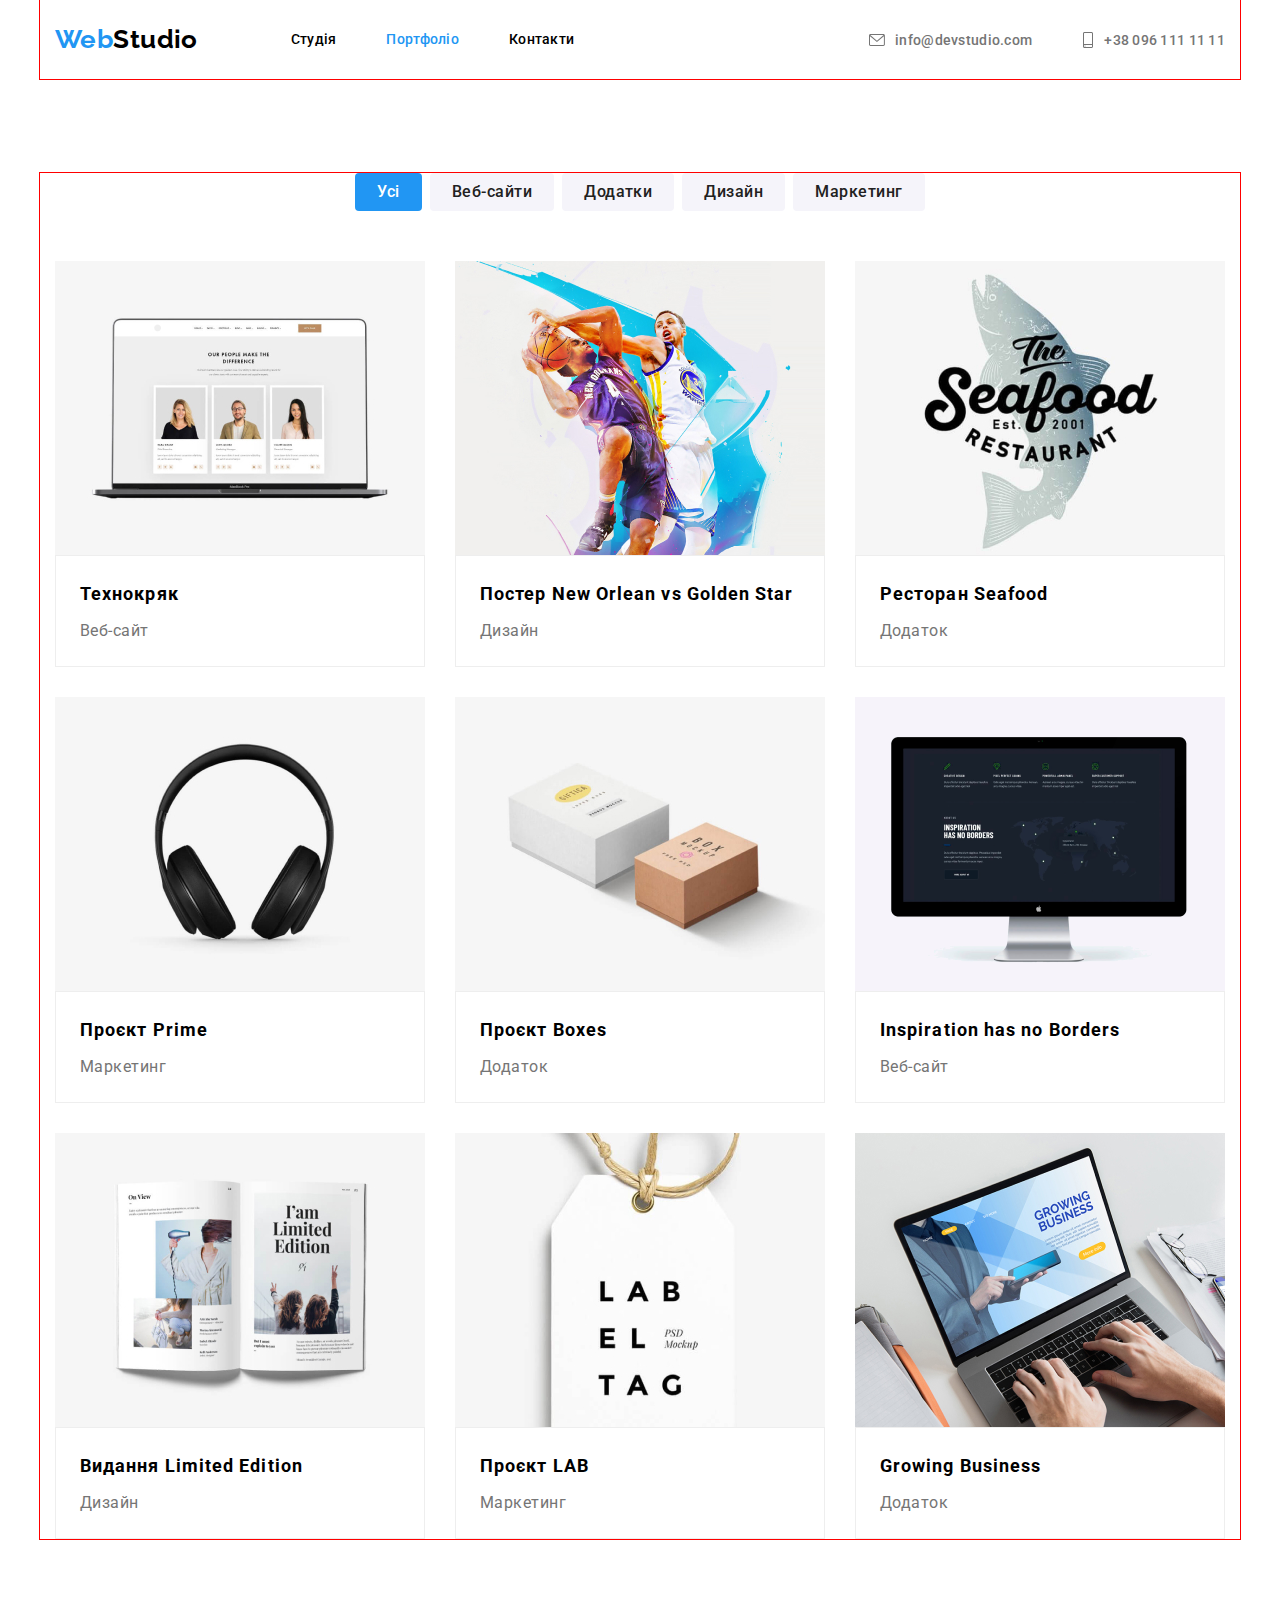
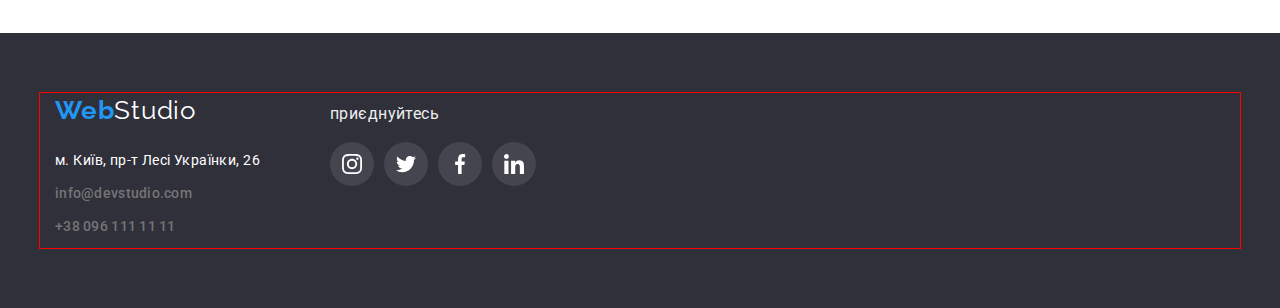
<file: portfolio.html>
<!DOCTYPE html>
<html lang="en">
  <head>
    <meta charset="UTF-8" />
    <meta http-equiv="X-UA-Compatible" content="IE=edge" />
    <meta name="viewport" content="width=device-width, initial-scale=1.0" />
    <title>WebStudio</title>
    <!--Fonts-->
    <link rel="preconnect" href="https://fonts.googleapis.com" />
    <link rel="preconnect" href="https://fonts.gstatic.com" crossorigin />
    <link
      href="https://fonts.googleapis.com/css2?family=Raleway:wght@700&family=Roboto:wght@400;500;700;900&display=swap"
      rel="stylesheet"
    />
    <link rel="stylesheet" href="./CSS/modern-normalize.css" />
    <!--Custom styles-->
    <link rel="stylesheet" href="./CSS/style.css" />
  </head>

  <body>
    <!------------Header------------>

    <header class="header">
      <div class="conteiner header-conteiner">
        <nav class="nav header-nav">
          <a class="header-logo" href="./index.html" lang="en"
            >Web<span>Studio</span></a
          >
          <ul class="list list-header">
            <li class="list-item">
              <a class="nav-link" href="./index.html">Студія</a>
            </li>
            <li class="list-item">
              <a class="nav-link current" href="./portfolio.html">Портфоліо</a>
            </li>
            <li class="list-item"><a class="nav-link" href="#">Контакти</a></li>
          </ul>
        </nav>
        <ul class="list list-header">
          <li class="list-item">
            <a class="address-link" href="mailto:info@devstudio.com">
              <svg class="header-contacts" width="16" height="12">
                <use href="./images/icons.svg#envelope"></use>
              </svg>
              info@devstudio.com
            </a>
          </li>
          <li class="list-item">
            <a class="address-link" href="tel:+380961111111">
              <svg class="header-contacts" width="12" height="16">
                <use href="./images/icons.svg#smartphone"></use>
              </svg>
              +38 096 111 11 11
            </a>
          </li>
        </ul>
      </div>
    </header>

    <!-------------Main------------->

    <main>
      <section class="section">
        <div class="conteiner">
          <h1 class="visually-hidden">Portfolio</h1>
          <ul class="list list-menu">
            <li class="btn-item">
              <button class="btn-text-all" type="button">Усі</button>
            </li>
            <li class="list-item">
              <button class="btn-text" type="button">Веб-сайти</button>
            </li>
            <li class="list-item">
              <button class="btn-text" type="button">Додатки</button>
            </li>
            <li class="list-item">
              <button class="btn-text" type="button">Дизайн</button>
            </li>
            <li class="list-item">
              <button class="btn-text" type="button">Маркетинг</button>
            </li>
          </ul>
          <ul class="list list-gallery">
            <li class="gallery-item">
              <a class="gallery-link" href="#"
                ><img src="./images/portfolio/img.jpg" alt="Портфолио" width="370" />
                <div class="list-step">
                  <h3 class="section-title-portfolio">Технокряк</h3>
                  <p class="subtitle-portfolio">Веб-сайт</p>
                </div>
              </a>
            </li>
            <li class="gallery-item">
              <a class="gallery-link" href=""
                ><img
                  src="./images/portfolio/img-2.jpg"
                  alt=""
                  width="370"
                  height="294"
                />
                <div class="list-step">
                  <h3 class="section-title-portfolio">
                    Постер New Orlean vs Golden Star
                  </h3>
                  <p class="subtitle-portfolio">Дизайн</p>
                </div>
              </a>
            </li>
            <li class="gallery-item">
              <a class="gallery-link" href=""
                ><img
                  class="img"
                  src="./images/portfolio/img-3.jpg"
                  alt=""
                  width="370"
                  height="294"
                />
                <div class="list-step">
                  <h3 class="section-title-portfolio">Ресторан Seafood</h3>
                  <p class="subtitle-portfolio">Додаток</p>
                </div>
              </a>
            </li>
            <li class="gallery-item">
              <a class="gallery-link" href=""
                ><img
                  class="img"
                  src="./images/portfolio/img-4.jpg"
                  alt=""
                  width="370"
                  height="294"
                />
                <div class="list-step">
                  <h3 class="section-title-portfolio">Проєкт Prime</h3>
                  <p class="subtitle-portfolio">Маркетинг</p>
                </div>
              </a>
            </li>
            <li class="gallery-item">
              <a class="gallery-link" href=""
                ><img
                  class="img"
                  src="./images/portfolio/img-5.jpg"
                  alt=""
                  width="370"
                  height="294"
                />
                <div class="list-step">
                  <h3 class="section-title-portfolio">Проєкт Boxes</h3>
                  <p class="subtitle-portfolio">Додаток</p>
                </div></a
              >
            </li>
            <li class="gallery-item">
              <a class="gallery-link" href=""
                ><img
                  class="img"
                  src="./images/portfolio/img-6.png"
                  alt=""
                  width="370"
                  height="294"
                />
                <div class="list-step">
                  <h3 class="section-title-portfolio">
                    Inspiration has no Borders
                  </h3>
                  <p class="subtitle-portfolio">Веб-сайт</p>
                </div></a
              >
            </li>
            <li class="gallery-item">
              <a class="gallery-link" href=""
                ><img
                  class="img"
                  src="./images/portfolio/img-7.jpg"
                  alt=""
                  width="370"
                  height="294"
                />
                <div class="list-step">
                  <h3 class="section-title-portfolio">
                    Видання Limited Edition
                  </h3>
                  <p class="subtitle-portfolio">Дизайн</p>
                </div></a
              >
            </li>
            <li class="gallery-item">
              <a class="gallery-link" href=""
                ><img class="img" src="./images/portfolio/img-8.jpg" alt="" />
                <div class="list-step">
                  <h3 class="section-title-portfolio">Проєкт LAB</h3>
                  <p class="subtitle-portfolio">Маркетинг</p>
                </div></a
              >
            </li>
            <li class="gallery-item">
              <a class="gallery-link" href=""
                ><img class="img" src="./images/portfolio/img-9.jpg" alt="" />
                <div class="list-step">
                  <h3 class="section-title-portfolio">Growing Business</h3>
                  <p class="subtitle-portfolio">Додаток</p>
                </div></a
              >
            </li>
          </ul>
        </div>
      </section>
    </main>

    <!------------Footer------------>

    <footer class="footer">
        <div class="conteiner conteiner-footer">
            <div>
                <a href="./index.html" class="logo-footer">Web<span class="span">Studio</span></a>

        <address class="contacts-address-footer">
            <ul>
                <li class="list-item-footer">
                    <a
                      class="footer-link" 
                      href="https://goo.gl/maps/7dcxKn5kajRV81QV8"
                      target="_blank" 
                      rel="noopener noreferrer">м. Київ, пр-т Лесі Українки, 26
                    </a>
                </li>
                <li class="list-item-footer">
                    <a
                      class="address-link-footer" 
                      href="mailtoo:info@devstudio.com">info@devstudio.com
                    </a>
                </li>
                <li class="list-item-footer">
                    <a
                      class="address-link-footer" 
                      href="tel:+380961111111">+38 096 111 11 11
                    </a>
                </li>
            </ul>
        </address>
            </div>
        <div class="footer-social">
            <p class="footer-paragraph">приєднуйтесь</p>
            <ul class="socials list">
                <li class="socials-item">
                    <a class="socials-footer-link link" href="http://instagram.com" 
                        target="_blank"
                        rel="noopener noreferrer"
                        aria-label="Instagram"
                    >
                    <svg class="socials-icon" width="20" height="20">
                        <use href="./images/icons.svg#instagram"></use>
                    </svg>
                    </a>
                </li>
                <li class="socials-item">
                    <a class="socials-footer-link link" href="https://twitter.com/" 
                        target="_blank"
                        rel="noopener noreferrer"
                        aria-label="Instagram"
                    >
                    <svg class="socials-icon" width="20" height="20">
                        <use href="./images/icons.svg#twitter"></use>
                    </svg>
                    </a>
                </li>
                <li class="socials-item">
                    <a class="socials-footer-link link" href="https://www.facebook.com/" 
                        target="_blank"
                        rel="noopener noreferrer"
                        aria-label="Instagram"
                    >
                    <svg class="socials-icon" width="20" height="20">
                        <use href="./images/icons.svg#facebook"></use>
                    </svg>
                     </a>
                </li>
                <li class="socials-item">
                    <a class="socials-footer-link link" href="https://www.linkedin.com/" 
                        target="_blank"
                        rel="noopener noreferrer"
                        aria-label="Instagram"
                    >
                    <svg class="socials-icon" width="20" height="20">
                        <use href="./images/icons.svg#linkedin"></use>
                    </svg>
              </a>
              </li>
        </div>
        </div>
        
    </footer>
  </body>
</html>
</file>
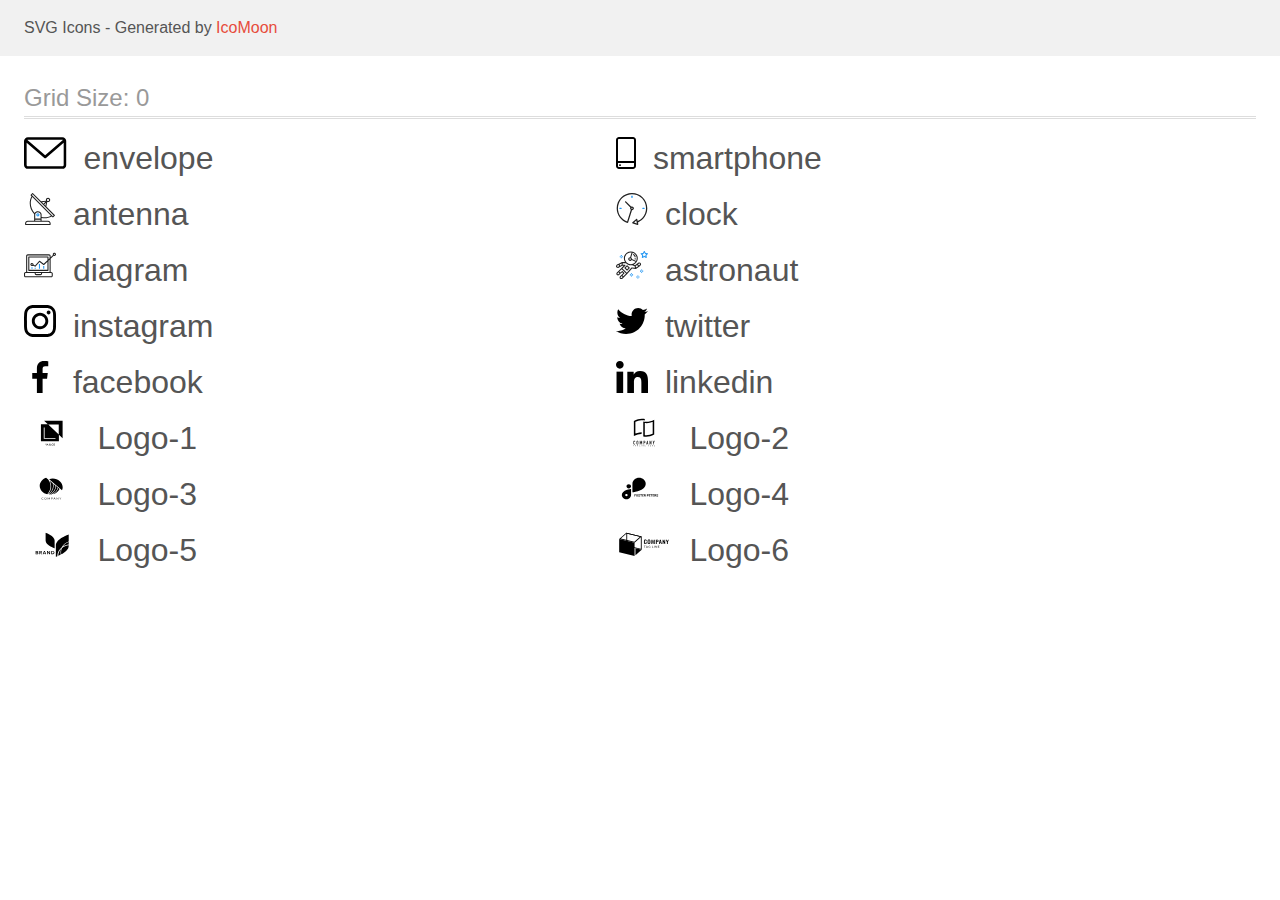
<file: images/icons/icomoon/demo.html>
<!doctype html>
<html>
<head>
    <title>IcoMoon - SVG Icons</title>
    <meta charset="utf-8">
    <meta name="viewport" content="width=device-width, initial-scale=1">
    <link rel="stylesheet" href="demo-files/demo.css">
    <link rel="stylesheet" href="style.css">
</head>
<body>
<svg aria-hidden="true" style="position: absolute; width: 0; height: 0; overflow: hidden;" version="1.1" xmlns="http://www.w3.org/2000/svg" xmlns:xlink="http://www.w3.org/1999/xlink">
<defs>
<symbol id="envelope" viewBox="0 0 43 32">
<path d="M38.667 0h-34.667c-2.206 0-4 1.794-4 4v24c0 2.206 1.794 4 4 4h34.667c2.206 0 4-1.794 4-4v-24c0-2.206-1.794-4-4-4zM38.667 2.667c0.181 0 0.353 0.038 0.511 0.103l-17.844 15.466-17.844-15.466c0.158-0.066 0.33-0.103 0.511-0.103h34.667zM38.667 29.333h-34.667c-0.736 0-1.333-0.598-1.333-1.333v-22.413l17.793 15.421c0.251 0.217 0.563 0.326 0.874 0.326s0.622-0.108 0.874-0.326l17.793-15.421v22.413c0 0.736-0.598 1.333-1.333 1.333z"></path>
</symbol>
<symbol id="smartphone" viewBox="0 0 20 32">
<path d="M17 0h-14c-1.654 0-3 1.346-3 3v26c0 1.654 1.346 3 3 3h14c1.654 0 3-1.346 3-3v-26c0-1.654-1.346-3-3-3zM3 2h14c0.552 0 1 0.448 1 1v21h-16v-21c0-0.552 0.448-1 1-1zM17 30h-14c-0.552 0-1-0.448-1-1v-3h16v3c0 0.552-0.448 1-1 1z"></path>
<path d="M4.707 27.478c0.391 0.365 0.391 0.956 0 1.321s-1.024 0.365-1.414 0c-0.391-0.365-0.391-0.956 0-1.321s1.024-0.365 1.414 0z"></path>
</symbol>
<symbol id="antenna" viewBox="0 0 32 32">
<path fill="#212121" style="fill: var(--color1, #212121)" d="M30.773 22.098l-8.443-8.505 0.937-4.615c0.242 0.094 0.499 0.144 0.758 0.146h0.006c1.192 0.014 2.17-0.941 2.184-2.133s-0.941-2.17-2.133-2.184c-1.192-0.014-2.17 0.941-2.184 2.133-0.003 0.255 0.039 0.509 0.125 0.749l-4.96 0.605-8.091-8.133c-0.099-0.101-0.235-0.159-0.377-0.16-0.14 0.001-0.274 0.056-0.373 0.155l-1.513 1.504c-0.208 0.208-0.208 0.546 0 0.754l0.814 0.826c-3.153 5.798-2.129 12.978 2.519 17.663 0.043 0.041 0.092 0.074 0.146 0.098-0.034 0.18-0.051 0.364-0.052 0.547v6.187h-6.4c-1.472 0.002-2.665 1.195-2.667 2.667v1.067c0 0.295 0.239 0.533 0.533 0.533h24.533c0.295 0 0.533-0.239 0.533-0.533v-1.067c-0.002-1.472-1.195-2.665-2.667-2.667h-6.4v-2.742c1.003 0.21 2.024 0.317 3.049 0.32 2.458-0.003 4.877-0.615 7.040-1.783l0.818 0.823c0.099 0.101 0.235 0.159 0.377 0.16 0.14-0.001 0.274-0.056 0.373-0.155l1.513-1.504c0.208-0.208 0.208-0.546 0-0.754zM23.28 6.233c0.418-0.415 1.093-0.414 1.508 0.004s0.414 1.093-0.004 1.508c-0.2 0.199-0.47 0.31-0.752 0.31h-0.003c-0.589-0.003-1.064-0.483-1.061-1.072 0.002-0.282 0.115-0.552 0.314-0.751h-0.002zM22.024 9.738l-0.598 2.946-1.175-1.182 1.774-1.763zM21.419 8.836l-1.92 1.909-1.485-1.493 3.405-0.415zM24.004 28.8c0.884 0 1.6 0.716 1.6 1.6v0.533h-23.467v-0.533c0-0.884 0.716-1.6 1.6-1.6h20.267zM16.537 26.667v1.067h-5.333v-1.067h5.333zM11.204 25.6v-4.053c0-1.294 1.196-2.347 2.667-2.347s2.667 1.053 2.667 2.347v4.053h-5.333zM17.604 23.904v-2.357c0-1.882-1.675-3.413-3.733-3.413-1.331-0.020-2.576 0.657-3.281 1.786-4.058-4.274-4.971-10.645-2.279-15.887l18.602 18.708c-2.872 1.461-6.165 1.873-9.309 1.163zM28.893 23.22l-21.057-21.181 0.755-0.752 7.935 7.98c0.004 0 0.006 0.007 0.010 0.010l13.115 13.191-0.757 0.752z"></path>
<path fill="#2196f3" style="fill: var(--color2, #2196f3)" d="M13.876 20.267h-0.005c-0.884-0.001-1.601 0.714-1.602 1.598s0.714 1.601 1.598 1.602h0.005c0.884 0.001 1.601-0.714 1.602-1.598s-0.714-1.601-1.598-1.602zM14.249 22.245c-0.1 0.1-0.236 0.156-0.378 0.155-0.295-0.002-0.532-0.242-0.531-0.536 0.001-0.141 0.057-0.276 0.157-0.375s0.233-0.154 0.373-0.155c0.295 0.002 0.532 0.241 0.53 0.536-0.001 0.141-0.057 0.276-0.157 0.375h0.005z"></path>
</symbol>
<symbol id="clock" viewBox="0 0 32 32">
<path fill="#212121" style="fill: var(--color1, #212121)" d="M31.297 15.301c-0.002-8.452-6.855-15.303-15.308-15.301s-15.303 6.855-15.301 15.308c0.001 6.658 4.307 12.551 10.649 14.576 0.061 0.019 0.124 0.029 0.187 0.029 0.121-0 0.239-0.032 0.342-0.094 0.135-0.080 0.236-0.207 0.283-0.356l3.865-12.25c1.057-0.005 1.909-0.866 1.903-1.923s-0.866-1.909-1.923-1.903c-0.284 0.001-0.565 0.067-0.82 0.191l-5.106-5.107c-0.253-0.245-0.657-0.238-0.902 0.016-0.239 0.247-0.239 0.639 0 0.886l5.103 5.109c-0.392 0.799-0.168 1.764 0.536 2.309l-3.683 11.673c-7.278-2.681-11.004-10.754-8.323-18.032s10.754-11.004 18.032-8.323 11.004 10.754 8.323 18.032c-1.31 3.556-4.001 6.431-7.462 7.973l-0.398-1.874c-0.073-0.344-0.411-0.565-0.756-0.492-0.109 0.023-0.209 0.074-0.292 0.148l-3.837 3.426c-0.263 0.234-0.287 0.637-0.052 0.9 0.076 0.085 0.174 0.149 0.283 0.184l4.899 1.563c0.335 0.108 0.694-0.077 0.802-0.412 0.034-0.106 0.040-0.219 0.017-0.328l-0.391-1.839c5.664-2.388 9.342-7.942 9.329-14.089zM15.992 14.664c0.352 0 0.638 0.286 0.638 0.638s-0.286 0.638-0.638 0.638c-0.352 0-0.638-0.285-0.638-0.638s0.285-0.638 0.638-0.638zM18.093 29.528l2.184-1.948 0.603 2.84-2.787-0.892z"></path>
<path fill="#2196f3" style="fill: var(--color2, #2196f3)" d="M15.354 3.185v1.275c0 0.352 0.285 0.638 0.638 0.638s0.638-0.285 0.638-0.638v-1.275c0-0.352-0.286-0.638-0.638-0.638s-0.638 0.286-0.638 0.638z"></path>
<path fill="#2196f3" style="fill: var(--color2, #2196f3)" d="M3.876 14.664c-0.352 0-0.638 0.286-0.638 0.638s0.285 0.638 0.638 0.638h1.275c0.352 0 0.638-0.285 0.638-0.638s-0.285-0.638-0.638-0.638h-1.275z"></path>
<path fill="#2196f3" style="fill: var(--color2, #2196f3)" d="M28.108 15.939c0.352 0 0.638-0.285 0.638-0.638s-0.285-0.638-0.638-0.638h-1.275c-0.352 0-0.638 0.286-0.638 0.638s0.286 0.638 0.638 0.638h1.275z"></path>
</symbol>
<symbol id="diagram" viewBox="0 0 32 32">
<path fill="#2196f3" style="fill: var(--color2, #2196f3)" d="M14.926 14.965h1.066v4.798h-1.066v-4.797z"></path>
<path fill="#2196f3" style="fill: var(--color2, #2196f3)" d="M19.19 17.097h1.066v2.665h-1.066v-2.665z"></path>
<path fill="#2196f3" style="fill: var(--color2, #2196f3)" d="M10.661 18.696h1.066v1.066h-1.066v-1.066z"></path>
<path fill="#2196f3" style="fill: var(--color2, #2196f3)" d="M7.463 18.163h1.066v1.599h-1.066v-1.599z"></path>
<path fill="#212121" style="fill: var(--color1, #212121)" d="M1.599 28.291h25.587c0.883 0 1.599-0.716 1.599-1.599v-2.132c0-0.883-0.716-1.599-1.599-1.599h-0.533v-13.293l3.028-2.868c0.703 0.346 1.553 0.136 2.013-0.499s0.396-1.508-0.152-2.068-1.42-0.644-2.065-0.198c-0.644 0.446-0.873 1.292-0.542 2.002l-2.281 2.163v-1.23c0-0.883-0.716-1.599-1.599-1.599h-21.322c-0.883 0-1.599 0.716-1.599 1.599v15.992h-0.533c-0.883 0-1.599 0.716-1.599 1.599v2.132c0 0.883 0.716 1.599 1.599 1.599zM30.384 4.837c0.294 0 0.533 0.239 0.533 0.533s-0.239 0.533-0.533 0.533c-0.294 0-0.533-0.239-0.533-0.533s0.239-0.533 0.533-0.533zM3.198 6.969c0-0.294 0.239-0.533 0.533-0.533h21.322c0.294 0 0.533 0.239 0.533 0.533v2.239l-1.066 1.013v-2.186c0-0.294-0.239-0.533-0.533-0.533h-19.19c-0.294 0-0.533 0.239-0.533 0.533v13.326c0 0.294 0.239 0.533 0.533 0.533h19.19c0.294 0 0.533-0.239 0.533-0.533v-9.674l1.066-1.010v12.284h-22.388v-15.992zM7.996 13.899c-0.721-0.002-1.354 0.478-1.546 1.174s0.105 1.433 0.725 1.801c0.62 0.368 1.41 0.276 1.928-0.226l1.853 0.93c0.215 0.108 0.476 0.057 0.636-0.123l3.939-4.431 3.872 2.901c0.208 0.156 0.498 0.139 0.686-0.039l3.365-3.188v8.131h-18.124v-12.26h18.124v2.66l-3.771 3.572-3.904-2.927c-0.222-0.166-0.534-0.135-0.718 0.072l-3.993 4.493-1.493-0.746c0.011-0.064 0.018-0.129 0.020-0.193 0-0.883-0.716-1.599-1.599-1.599zM8.529 15.498c0 0.294-0.239 0.533-0.533 0.533s-0.533-0.239-0.533-0.533c0-0.294 0.239-0.533 0.533-0.533s0.533 0.239 0.533 0.533zM11.727 24.027h5.331v0.533c0 0.294-0.239 0.533-0.533 0.533h-4.264c-0.294 0-0.533-0.239-0.533-0.533v-0.533zM1.066 24.56c0-0.294 0.239-0.533 0.533-0.533h9.062v0.533c0 0.883 0.716 1.599 1.599 1.599h4.264c0.883 0 1.599-0.716 1.599-1.599v-0.533h9.062c0.294 0 0.533 0.239 0.533 0.533v2.132c0 0.294-0.239 0.533-0.533 0.533h-25.587c-0.294 0-0.533-0.239-0.533-0.533v-2.132z"></path>
</symbol>
<symbol id="astronaut" viewBox="0 0 32 32">
<path fill="#2196f3" style="fill: var(--color2, #2196f3)" d="M31.974 4.524c-0.063-0.193-0.229-0.333-0.43-0.363l-1.91-0.278-0.855-1.731c-0.179-0.365-0.777-0.365-0.956 0l-0.855 1.731-1.91 0.278c-0.201 0.029-0.367 0.17-0.431 0.363-0.062 0.193-0.011 0.405 0.135 0.547l1.383 1.348-0.326 1.903c-0.034 0.2 0.048 0.402 0.212 0.522 0.166 0.121 0.382 0.135 0.562 0.040l1.709-0.899 1.709 0.899c0.078 0.041 0.164 0.061 0.249 0.061 0.11 0 0.221-0.034 0.314-0.102 0.164-0.119 0.246-0.322 0.212-0.522l-0.326-1.903 1.383-1.348c0.145-0.142 0.197-0.354 0.135-0.547zM29.511 5.851c-0.125 0.122-0.183 0.299-0.153 0.472l0.191 1.114-1-0.526c-0.078-0.041-0.163-0.061-0.249-0.061s-0.17 0.020-0.249 0.061l-1.001 0.526 0.191-1.114c0.030-0.173-0.028-0.349-0.153-0.472l-0.81-0.789 1.119-0.163c0.174-0.025 0.324-0.134 0.402-0.292l0.5-1.013 0.5 1.013c0.078 0.157 0.228 0.267 0.402 0.292l1.119 0.163-0.809 0.789z"></path>
<path fill="#2196f3" style="fill: var(--color2, #2196f3)" d="M26.134 20.522h-1.067v1.067h1.067v-1.067z"></path>
<path fill="#2196f3" style="fill: var(--color2, #2196f3)" d="M26.134 22.656h-1.067v1.067h1.067v-1.067z"></path>
<path fill="#2196f3" style="fill: var(--color2, #2196f3)" d="M27.2 21.589h-1.067v1.067h1.067v-1.067z"></path>
<path fill="#2196f3" style="fill: var(--color2, #2196f3)" d="M25.067 21.589h-1.067v1.067h1.067v-1.067z"></path>
<path fill="#2196f3" style="fill: var(--color2, #2196f3)" d="M22.4 26.389h-1.067v1.067h1.067v-1.067z"></path>
<path fill="#2196f3" style="fill: var(--color2, #2196f3)" d="M22.4 28.522h-1.067v1.067h1.067v-1.067z"></path>
<path fill="#2196f3" style="fill: var(--color2, #2196f3)" d="M23.467 27.456h-1.067v1.067h1.067v-1.067z"></path>
<path fill="#2196f3" style="fill: var(--color2, #2196f3)" d="M21.333 27.456h-1.067v1.067h1.067v-1.067z"></path>
<path fill="#2196f3" style="fill: var(--color2, #2196f3)" d="M16 24.256h-1.067v1.067h1.067v-1.067z"></path>
<path fill="#2196f3" style="fill: var(--color2, #2196f3)" d="M16 26.389h-1.067v1.067h1.067v-1.067z"></path>
<path fill="#2196f3" style="fill: var(--color2, #2196f3)" d="M17.067 25.322h-1.067v1.067h1.067v-1.067z"></path>
<path fill="#2196f3" style="fill: var(--color2, #2196f3)" d="M14.933 25.322h-1.067v1.067h1.067v-1.067z"></path>
<path fill="#2196f3" style="fill: var(--color2, #2196f3)" d="M5.867 6.122h-1.067v1.067h1.067v-1.067z"></path>
<path fill="#2196f3" style="fill: var(--color2, #2196f3)" d="M5.867 8.255h-1.067v1.067h1.067v-1.067z"></path>
<path fill="#2196f3" style="fill: var(--color2, #2196f3)" d="M6.933 7.189h-1.067v1.067h1.067v-1.067z"></path>
<path fill="#2196f3" style="fill: var(--color2, #2196f3)" d="M4.8 7.189h-1.067v1.067h1.067v-1.067z"></path>
<path fill="#212121" style="fill: var(--color1, #212121)" d="M24.715 14.159c-0.287-0.388-0.709-0.637-1.188-0.705-0.481-0.068-0.956 0.058-1.34 0.352l-1.252 0.96-1.898 1.417-1.358-0.541c2.421-1.086 4.114-3.508 4.114-6.32 0-3.823-3.123-6.933-6.961-6.933s-6.961 3.11-6.961 6.933c0 1.386 0.414 2.674 1.12 3.758l-2.764-0.024c-0.002 0-0.003 0-0.005 0-0.009 0-0.015 0.004-0.023 0.005-0.053 0.002-0.105 0.013-0.155 0.031-0.013 0.005-0.026 0.008-0.038 0.013-0.006 0.003-0.013 0.003-0.019 0.006l-3.233 1.596c-0.001 0-0.001 0-0.001 0.001l-1.893 0.911c-0.021 0.009-0.042 0.021-0.063 0.035-0.755 0.502-1.012 1.489-0.598 2.295 0.22 0.429 0.595 0.745 1.056 0.889 0.178 0.055 0.359 0.083 0.539 0.083 0.29 0 0.577-0.071 0.839-0.211l1.388-0.738 2.264-1.169 1.357-0.008-5.442 5.416c-0.001 0.001-0.001 0.001-0.002 0.001l-1.339 1.333c-0.316 0.315-0.49 0.732-0.49 1.178s0.174 0.863 0.49 1.179c0.325 0.323 0.752 0.485 1.179 0.485s0.854-0.162 1.18-0.485l1.314-1.309 1.741-1.3 0.901 0.897-1.762 1.754c-0 0.001-0.001 0.001-0.002 0.001l-1.339 1.333c-0.316 0.315-0.49 0.732-0.49 1.178s0.174 0.863 0.49 1.179c0.325 0.323 0.753 0.485 1.18 0.485s0.855-0.162 1.18-0.485l3.482-3.467c0.001-0.001 0.001-0.001 0.001-0.002l1.010-1-0.004-0.004c0.006-0.006 0.015-0.009 0.022-0.015l5.166-5.658 3.471 0.494c0.025 0.004 0.050 0.005 0.075 0.005 0.065 0 0.127-0.015 0.187-0.038 0.018-0.006 0.033-0.015 0.050-0.023 0.019-0.010 0.039-0.015 0.058-0.027l3.213-2.133c0.012-0.008 0.018-0.021 0.029-0.029 0.013-0.010 0.029-0.014 0.041-0.026l1.271-1.191c0.662-0.62 0.753-1.635 0.212-2.362zM2.13 17.77c-0.173 0.093-0.37 0.111-0.558 0.052-0.187-0.058-0.338-0.186-0.427-0.358-0.161-0.314-0.068-0.695 0.214-0.902l1.314-0.632 0.449 1.312-0.992 0.528zM5.628 15.942l-1.548 0.8-0.439-1.283 2.027-1.001-0.040 1.484zM20.727 9.322c0 0.918-0.219 1.785-0.599 2.559l-4.181-1.899c-0.044-0.573-0.341-1.075-0.788-1.388l1.464-4.86c2.378 0.756 4.105 2.974 4.105 5.588zM8.938 9.322c0-3.235 2.644-5.867 5.894-5.867 0.253 0 0.5 0.021 0.745 0.052l-1.432 4.754c-0.019-0.001-0.037-0.006-0.057-0.006-1.033 0-1.873 0.837-1.873 1.867s0.84 1.867 1.873 1.867c0.694 0 1.294-0.383 1.618-0.945l3.862 1.755c-1.075 1.446-2.795 2.39-4.737 2.39-3.25 0-5.894-2.632-5.894-5.867zM14.894 10.122c0 0.441-0.362 0.8-0.806 0.8s-0.806-0.359-0.806-0.8c0-0.441 0.362-0.8 0.806-0.8s0.806 0.359 0.806 0.8zM2.465 25.146c-0.236 0.234-0.619 0.234-0.854 0.001-0.114-0.114-0.176-0.263-0.176-0.423s0.062-0.309 0.176-0.421l0.962-0.958 0.851 0.848-0.959 0.955zM5.679 28.88c-0.236 0.234-0.619 0.235-0.855 0.001-0.114-0.114-0.176-0.263-0.176-0.423s0.062-0.309 0.176-0.421l0.963-0.959 0.852 0.848-0.96 0.955zM9.16 25.411c-0.001 0-0.001 0-0.002 0.001l-1.765 1.76-0.852-0.848 1.763-1.755c0 0 0 0 0-0s0.001-0.001 0.002-0.001c0.040-0.040 0.065-0.088 0.090-0.135 0.007-0.014 0.020-0.026 0.026-0.040 0.017-0.041 0.019-0.085 0.026-0.129 0.003-0.025 0.014-0.047 0.014-0.073 0-0.036-0.013-0.070-0.020-0.106-0.006-0.032-0.006-0.065-0.019-0.095-0.020-0.050-0.055-0.094-0.091-0.138-0.010-0.012-0.014-0.027-0.025-0.038 0 0 0 0-0.001 0s-0.001-0.002-0.001-0.002l-1.607-1.6c-0.017-0.017-0.039-0.024-0.058-0.038-0.028-0.022-0.055-0.042-0.087-0.058-0.030-0.015-0.061-0.024-0.093-0.033-0.034-0.010-0.067-0.017-0.103-0.020-0.033-0.002-0.063 0.001-0.095 0.005-0.036 0.004-0.069 0.009-0.104 0.020-0.034 0.011-0.063 0.027-0.094 0.045-0.020 0.011-0.042 0.015-0.061 0.029l-1.773 1.324-0.901-0.897 2.399-2.386 4.361 4.289-0.928 0.919zM15.979 18.394c-0.015-0.002-0.030 0.004-0.045 0.003-0.039-0.002-0.076 0.001-0.115 0.007-0.030 0.005-0.059 0.011-0.088 0.021-0.034 0.012-0.065 0.028-0.097 0.047-0.030 0.018-0.057 0.037-0.083 0.061-0.013 0.011-0.028 0.017-0.040 0.029l-4.698 5.146-4.328-4.257 2.833-2.818c0.209-0.208 0.21-0.546 0.002-0.755-0.105-0.105-0.243-0.157-0.381-0.156v-0.001l-2.219 0.013 0.028-1.607 3.104 0.027c1.265 1.294 3.029 2.101 4.981 2.101 0.437 0 0.864-0.045 1.279-0.123 0.040 0.032 0.079 0.065 0.13 0.085l2.41 0.96 0.331 1.644-3.003-0.427zM20.020 18.572l-0.313-1.558 1.446-1.080 0.947 1.257-2.080 1.381zM23.774 15.741l-0.838 0.785-0.931-1.236 0.831-0.637c0.155-0.119 0.351-0.168 0.543-0.143 0.193 0.027 0.364 0.128 0.48 0.284 0.217 0.292 0.18 0.699-0.085 0.947z"></path>
<path fill="#212121" style="fill: var(--color1, #212121)" d="M13.602 18.544l-2.143-2.133c-0.207-0.207-0.545-0.207-0.753 0l-2.142 2.133c-0.1 0.101-0.157 0.236-0.157 0.378s0.056 0.278 0.157 0.378l2.142 2.133c0.104 0.103 0.241 0.155 0.377 0.155s0.273-0.052 0.376-0.155l2.143-2.133c0.1-0.1 0.157-0.236 0.157-0.378s-0.057-0.278-0.157-0.378zM11.083 20.303l-1.387-1.381 1.387-1.381 1.387 1.381-1.387 1.381z"></path>
<path fill="#212121" style="fill: var(--color1, #212121)" d="M17.164 5.071l-0.258 1.036c0.071 0.018 1.738 0.452 1.738 2.149h1.067c-0-2.017-1.666-2.965-2.547-3.185z"></path>
<path fill="#212121" style="fill: var(--color1, #212121)" d="M19.711 9.322h-1.067v1.067h1.067v-1.067z"></path>
</symbol>
<symbol id="instagram" viewBox="0 0 32 32">
<path d="M31.969 9.408c-0.075-1.7-0.35-2.869-0.744-3.882-0.406-1.075-1.032-2.038-1.851-2.838-0.8-0.813-1.769-1.444-2.832-1.844-1.019-0.394-2.182-0.669-3.882-0.744-1.713-0.081-2.257-0.1-6.601-0.1s-4.888 0.019-6.595 0.094c-1.7 0.075-2.869 0.35-3.882 0.744-1.075 0.406-2.038 1.031-2.838 1.85-0.813 0.8-1.444 1.769-1.844 2.832-0.394 1.019-0.669 2.182-0.744 3.882-0.081 1.713-0.1 2.257-0.1 6.601s0.019 4.888 0.094 6.595c0.075 1.7 0.35 2.869 0.744 3.882 0.406 1.075 1.038 2.038 1.85 2.838 0.8 0.813 1.769 1.444 2.832 1.844 1.019 0.394 2.182 0.669 3.882 0.744 1.706 0.075 2.25 0.094 6.595 0.094s4.888-0.019 6.595-0.094c1.7-0.075 2.869-0.35 3.882-0.744 2.151-0.832 3.851-2.532 4.682-4.682 0.394-1.019 0.669-2.182 0.744-3.882 0.075-1.707 0.094-2.251 0.094-6.595s-0.006-4.888-0.081-6.595zM29.087 22.473c-0.069 1.563-0.331 2.407-0.55 2.969-0.538 1.394-1.644 2.5-3.038 3.038-0.563 0.219-1.413 0.481-2.969 0.55-1.688 0.075-2.194 0.094-6.464 0.094s-4.782-0.019-6.464-0.094c-1.563-0.069-2.407-0.331-2.969-0.55-0.694-0.256-1.325-0.663-1.838-1.194-0.531-0.519-0.938-1.144-1.194-1.838-0.219-0.563-0.481-1.413-0.55-2.969-0.075-1.688-0.094-2.194-0.094-6.464s0.019-4.782 0.094-6.464c0.069-1.563 0.331-2.407 0.55-2.969 0.256-0.694 0.663-1.325 1.2-1.838 0.519-0.531 1.144-0.938 1.838-1.194 0.563-0.219 1.413-0.481 2.969-0.55 1.688-0.075 2.194-0.094 6.464-0.094 4.276 0 4.782 0.019 6.464 0.094 1.563 0.069 2.407 0.331 2.969 0.55 0.694 0.256 1.325 0.662 1.838 1.194 0.531 0.519 0.938 1.144 1.194 1.838 0.219 0.563 0.481 1.413 0.55 2.969 0.075 1.688 0.094 2.194 0.094 6.464s-0.019 4.77-0.094 6.458z"></path>
<path d="M16.059 7.783c-4.538 0-8.22 3.682-8.22 8.22s3.682 8.22 8.22 8.22c4.539 0 8.22-3.682 8.22-8.22s-3.682-8.22-8.22-8.22zM16.059 21.335c-2.944 0-5.332-2.388-5.332-5.332s2.388-5.332 5.332-5.332c2.944 0 5.332 2.388 5.332 5.332s-2.388 5.332-5.332 5.332z"></path>
<path d="M26.524 7.458c0 1.060-0.859 1.919-1.919 1.919s-1.919-0.859-1.919-1.919c0-1.060 0.859-1.919 1.919-1.919s1.919 0.859 1.919 1.919z"></path>
</symbol>
<symbol id="twitter" viewBox="0 0 32 32">
<path d="M32 6.078c-1.19 0.522-2.458 0.868-3.78 1.036 1.36-0.812 2.398-2.088 2.886-3.626-1.268 0.756-2.668 1.29-4.16 1.588-1.204-1.282-2.92-2.076-4.792-2.076-3.632 0-6.556 2.948-6.556 6.562 0 0.52 0.044 1.020 0.152 1.496-5.454-0.266-10.28-2.88-13.522-6.862-0.566 0.982-0.898 2.106-0.898 3.316 0 2.272 1.17 4.286 2.914 5.452-1.054-0.020-2.088-0.326-2.964-0.808 0 0.020 0 0.046 0 0.072 0 3.188 2.274 5.836 5.256 6.446-0.534 0.146-1.116 0.216-1.72 0.216-0.42 0-0.844-0.024-1.242-0.112 0.85 2.598 3.262 4.508 6.13 4.57-2.232 1.746-5.066 2.798-8.134 2.798-0.538 0-1.054-0.024-1.57-0.090 2.906 1.874 6.35 2.944 10.064 2.944 12.072 0 18.672-10 18.672-18.668 0-0.29-0.010-0.57-0.024-0.848 1.302-0.924 2.396-2.078 3.288-3.406z"></path>
</symbol>
<symbol id="facebook" viewBox="0 0 32 32">
<path d="M21.329 5.313h2.921v-5.088c-0.504-0.069-2.237-0.225-4.256-0.225-4.212 0-7.097 2.649-7.097 7.519v4.481h-4.648v5.688h4.648v14.312h5.699v-14.311h4.46l0.708-5.688h-5.169v-3.919c0.001-1.644 0.444-2.769 2.735-2.769z"></path>
</symbol>
<symbol id="linkedin" viewBox="0 0 32 32">
<path d="M31.992 32v-0.001h0.008v-11.736c0-5.741-1.236-10.164-7.948-10.164-3.227 0-5.392 1.771-6.276 3.449h-0.093v-2.913h-6.364v21.364h6.627v-10.579c0-2.785 0.528-5.479 3.977-5.479 3.399 0 3.449 3.179 3.449 5.657v10.401h6.62z"></path>
<path d="M0.528 10.636h6.635v21.364h-6.635v-21.364z"></path>
<path d="M3.843 0c-2.121 0-3.843 1.721-3.843 3.843s1.721 3.879 3.843 3.879c2.121 0 3.843-1.757 3.843-3.879-0.001-2.121-1.723-3.843-3.843-3.843v0z"></path>
</symbol>
<symbol id="Logo-1" viewBox="0 0 57 32">
<path d="M20.267 3.733l3.738 3.538-6.938-0.004v17.166h18.133v-6.564l3.733 3.534v-17.671h-18.667zM35.036 17.455l-10.597-10.032h10.597v10.032zM31.746 21.923h-11.81v-11.545h0.835v10.764h10.975v0.782zM22.725 26.72h0.365l-0.635 1.198v0.698h-0.331v-0.698l-0.637-1.198h0.366l0.436 0.898 0.436-0.898zM23.273 28.615l0.154-0.441h0.734l0.155 0.441h0.344l-0.717-1.896h-0.296l-0.716 1.896h0.342zM23.794 27.122l0.275 0.786h-0.549l0.275-0.786zM25.531 27.863c-0.048 0.073-0.072 0.153-0.072 0.241 0 0.16 0.056 0.29 0.168 0.389s0.263 0.148 0.451 0.148 0.349-0.051 0.484-0.152l0.107 0.126h0.367l-0.279-0.329c0.109-0.149 0.164-0.341 0.164-0.574h-0.275c0 0.128-0.026 0.243-0.079 0.348l-0.366-0.432 0.129-0.094c0.091-0.066 0.157-0.132 0.197-0.198s0.060-0.14 0.060-0.219c0-0.12-0.044-0.22-0.133-0.301s-0.201-0.122-0.339-0.122c-0.153 0-0.274 0.043-0.365 0.13s-0.135 0.203-0.135 0.352c0 0.061 0.014 0.124 0.043 0.189s0.081 0.144 0.155 0.237c-0.141 0.101-0.235 0.188-0.283 0.262zM26.386 28.282c-0.093 0.071-0.193 0.107-0.299 0.107-0.095 0-0.17-0.027-0.227-0.082s-0.085-0.126-0.085-0.214c0-0.102 0.052-0.192 0.156-0.271l0.040-0.029 0.414 0.488zM26.046 27.442c-0.089-0.11-0.134-0.202-0.134-0.275 0-0.063 0.018-0.116 0.055-0.158s0.085-0.063 0.147-0.063c0.057 0 0.105 0.018 0.142 0.053s0.056 0.077 0.056 0.126c0 0.075-0.027 0.136-0.081 0.184l-0.040 0.033-0.145 0.099zM29.132 28.472c0.13-0.114 0.205-0.272 0.224-0.474h-0.328c-0.017 0.135-0.059 0.232-0.124 0.29s-0.162 0.087-0.292 0.087c-0.142 0-0.249-0.054-0.323-0.161s-0.109-0.264-0.109-0.469v-0.168c0.002-0.202 0.041-0.355 0.117-0.46s0.188-0.158 0.331-0.158c0.123 0 0.217 0.030 0.28 0.091s0.104 0.158 0.12 0.294h0.328c-0.021-0.207-0.095-0.368-0.223-0.482s-0.296-0.171-0.505-0.171c-0.155 0-0.293 0.037-0.411 0.111s-0.209 0.179-0.272 0.315c-0.063 0.136-0.095 0.294-0.095 0.473v0.177c0.003 0.174 0.035 0.328 0.098 0.46s0.151 0.234 0.266 0.306c0.115 0.071 0.249 0.107 0.4 0.107 0.216 0 0.389-0.056 0.52-0.169zM31.068 28.206c0.064-0.141 0.096-0.304 0.096-0.49v-0.105c-0.001-0.185-0.034-0.347-0.099-0.486s-0.158-0.247-0.277-0.32c-0.119-0.075-0.256-0.112-0.41-0.112s-0.292 0.038-0.411 0.113c-0.119 0.075-0.211 0.183-0.277 0.324s-0.098 0.305-0.098 0.49v0.107c0.001 0.181 0.034 0.342 0.099 0.48s0.159 0.246 0.279 0.322c0.121 0.075 0.258 0.112 0.411 0.112 0.155 0 0.293-0.037 0.411-0.112s0.212-0.183 0.276-0.323zM30.716 27.135c0.080 0.112 0.12 0.273 0.12 0.483v0.099c0 0.214-0.040 0.376-0.119 0.487s-0.19 0.167-0.336 0.167c-0.144 0-0.257-0.057-0.339-0.171s-0.121-0.275-0.121-0.483v-0.109c0.002-0.204 0.043-0.362 0.122-0.473s0.192-0.168 0.335-0.168c0.146 0 0.258 0.056 0.337 0.168z"></path>
</symbol>
<symbol id="Logo-2" viewBox="0 0 57 32">
<path d="M26.727 3.165h-0.073c-0.112-0.007-0.224-0.010-0.336-0.012v0h-0.243c-0.212 0-0.428 0.005-0.642 0.016-0.016-0.001-0.032-0.001-0.049 0-1.944 0.11-3.848 0.596-5.609 1.431l-0.231 0.111v11.809l0.54-0.183c0.474-0.163 0.978-0.309 1.5-0.445 1.411-0.362 2.861-0.555 4.317-0.574v1.551c-0.193 0.001-0.38 0.007-0.568 0.016h-0.045c-1.121 0.061-2.233 0.232-3.322 0.51-1.378 0.345-2.708 0.863-3.957 1.542v-15.145c1.298-0.757 2.695-1.325 4.151-1.688 1.278-0.33 2.593-0.5 3.913-0.504h0.228c0.273 0.007 0.538 0.019 0.788 0.038 0.658 0.046 1.31 0.15 1.95 0.311v1.527c-0.621-0.145-1.253-0.24-1.889-0.285-0.013-0.001-0.026-0.002-0.039-0.003-0.132-0.011-0.263-0.022-0.386-0.022zM29.415 4.726c0.339 0.026 0.689 0.038 1.044 0.038 1.388-0.005 2.769-0.182 4.114-0.528 1.378-0.346 2.706-0.865 3.956-1.543v14.875c-1.298 0.756-2.696 1.325-4.153 1.688-1.279 0.329-2.593 0.498-3.913 0.503-1 0.008-1.997-0.11-2.968-0.35v-14.971c0.229 0.053 0.465 0.102 0.706 0.142 0.394 0.066 0.81 0.115 1.214 0.145zM36.985 4.841l-0.54 0.182c-0.497 0.167-0.997 0.316-1.5 0.449-1.465 0.377-2.971 0.57-4.483 0.575-0.352 0-0.676-0.010-0.989-0.030l-0.43-0.028v12.148l0.37 0.033c0.343 0.030 0.696 0.045 1.052 0.045 1.191-0.005 2.377-0.159 3.531-0.457 0.95-0.238 1.874-0.57 2.759-0.991l0.231-0.111v-11.813z"></path>
<path d="M19.060 24.113c-0.078-0.080-0.171-0.144-0.274-0.186s-0.214-0.061-0.326-0.057c-0.119-0.002-0.237 0.021-0.347 0.065-0.101 0.040-0.193 0.101-0.27 0.178s-0.135 0.17-0.174 0.271c-0.042 0.107-0.063 0.22-0.062 0.335v2.023c-0.005 0.143 0.022 0.284 0.080 0.415 0.048 0.104 0.117 0.196 0.202 0.271 0.081 0.068 0.176 0.117 0.278 0.144 0.098 0.028 0.2 0.042 0.302 0.042 0.113 0.001 0.224-0.023 0.326-0.070 0.101-0.044 0.193-0.108 0.27-0.187 0.075-0.079 0.135-0.171 0.177-0.271 0.043-0.102 0.065-0.212 0.065-0.323v-0.226h-0.529v0.18c0.002 0.062-0.009 0.123-0.031 0.18-0.017 0.043-0.043 0.082-0.077 0.114-0.033 0.026-0.070 0.046-0.111 0.058-0.036 0.012-0.073 0.018-0.111 0.019-0.047 0.006-0.095-0.002-0.139-0.021s-0.081-0.049-0.11-0.088c-0.050-0.081-0.074-0.176-0.070-0.271v-1.887c-0.003-0.105 0.019-0.208 0.065-0.302 0.027-0.043 0.066-0.077 0.112-0.098s0.097-0.030 0.147-0.024c0.046-0.002 0.091 0.008 0.132 0.028s0.077 0.049 0.104 0.086c0.059 0.078 0.090 0.173 0.088 0.271v0.175h0.524v-0.206c0.001-0.121-0.021-0.241-0.065-0.354-0.039-0.106-0.099-0.203-0.177-0.285z"></path>
<path d="M22.202 24.090c-0.169-0.142-0.381-0.221-0.602-0.222-0.108 0-0.215 0.020-0.316 0.057-0.103 0.037-0.198 0.093-0.279 0.165-0.088 0.079-0.158 0.175-0.205 0.283-0.053 0.124-0.079 0.257-0.077 0.392v1.941c-0.004 0.137 0.023 0.272 0.077 0.397 0.048 0.104 0.118 0.197 0.205 0.271 0.081 0.075 0.176 0.133 0.279 0.171 0.101 0.037 0.208 0.056 0.316 0.057s0.215-0.020 0.316-0.057c0.105-0.038 0.202-0.096 0.286-0.171 0.084-0.076 0.152-0.168 0.2-0.271 0.054-0.125 0.081-0.261 0.077-0.397v-1.941c0.003-0.135-0.024-0.268-0.077-0.392-0.047-0.107-0.115-0.203-0.2-0.283zM21.955 26.706c0.004 0.052-0.003 0.104-0.021 0.152s-0.047 0.092-0.084 0.128c-0.070 0.059-0.158 0.091-0.249 0.091s-0.179-0.032-0.249-0.091c-0.037-0.036-0.066-0.080-0.084-0.128s-0.025-0.101-0.021-0.152v-1.941c-0.004-0.052 0.003-0.104 0.021-0.152s0.047-0.092 0.084-0.128c0.070-0.059 0.158-0.091 0.249-0.091s0.179 0.032 0.249 0.091c0.037 0.036 0.066 0.080 0.084 0.128s0.025 0.101 0.021 0.152v1.941z"></path>
<path d="M26.329 27.573v-3.674h-0.509l-0.668 1.945h-0.009l-0.673-1.945h-0.503v3.674h0.525v-2.235h0.009l0.514 1.58h0.262l0.518-1.58h0.009v2.235h0.525z"></path>
<path d="M29.311 24.157c-0.081-0.091-0.183-0.16-0.297-0.201-0.123-0.040-0.251-0.059-0.38-0.057h-0.78v3.674h0.523v-1.435h0.27c0.163 0.007 0.326-0.027 0.472-0.1 0.119-0.066 0.218-0.163 0.287-0.281 0.061-0.098 0.101-0.206 0.12-0.32 0.021-0.138 0.030-0.278 0.028-0.418 0.005-0.176-0.012-0.353-0.051-0.525-0.035-0.127-0.101-0.243-0.193-0.338zM29.041 25.277c-0.002 0.067-0.019 0.132-0.049 0.191-0.030 0.056-0.077 0.102-0.135 0.129-0.078 0.035-0.162 0.050-0.247 0.046h-0.239v-1.249h0.27c0.081-0.004 0.162 0.012 0.236 0.046 0.054 0.031 0.097 0.079 0.123 0.136 0.029 0.065 0.044 0.134 0.046 0.205 0 0.077 0 0.159 0 0.244s0.005 0.174 0 0.252h-0.005z"></path>
<path d="M31.791 23.899h-0.429l-0.809 3.674h0.523l0.154-0.789h0.714l0.154 0.789h0.524l-0.83-3.674zM31.308 26.283l0.258-1.332h0.009l0.256 1.332h-0.524z"></path>
<path d="M35.173 26.112h-0.009l-0.791-2.213h-0.503v3.674h0.523v-2.209h0.011l0.8 2.209h0.492v-3.674h-0.523v2.213z"></path>
<path d="M38.372 23.899l-0.421 1.461h-0.011l-0.421-1.461h-0.554l0.719 2.121v1.553h0.524v-1.553l0.719-2.121h-0.554z"></path>
<path d="M17.6 28.61h0.252v0.708h0.171v-0.708h0.251v-0.145h-0.675v0.145z"></path>
<path d="M19.721 28.465l-0.331 0.853h0.182l0.070-0.194h0.34l0.073 0.194h0.186l-0.339-0.853h-0.182zM19.694 28.981l0.116-0.316 0.116 0.316h-0.232z"></path>
<path d="M21.818 29.004h0.197v0.11c-0.058 0.046-0.129 0.071-0.202 0.072-0.034 0.002-0.069-0.004-0.1-0.019s-0.059-0.036-0.081-0.063c-0.045-0.065-0.068-0.143-0.063-0.222 0-0.19 0.082-0.285 0.246-0.285 0.043-0.004 0.086 0.007 0.121 0.032s0.061 0.062 0.072 0.104l0.169-0.033c-0.036-0.167-0.156-0.251-0.362-0.251-0.11-0.003-0.216 0.036-0.298 0.11-0.043 0.042-0.076 0.094-0.097 0.15s-0.030 0.117-0.025 0.178c-0.005 0.117 0.034 0.231 0.109 0.32 0.042 0.043 0.092 0.077 0.148 0.098s0.116 0.031 0.176 0.027c0.134 0.004 0.263-0.045 0.362-0.136v-0.336h-0.37v0.144z"></path>
<path d="M23.959 28.465h-0.173v0.853h0.598v-0.145h-0.425v-0.708z"></path>
<path d="M25.769 28.465h-0.173v0.853h0.173v-0.853z"></path>
<path d="M27.539 29.035l-0.349-0.57h-0.167v0.853h0.161v-0.557l0.343 0.557h0.171v-0.853h-0.158v0.57z"></path>
<path d="M29.14 28.943h0.425v-0.145h-0.425v-0.187h0.457v-0.145h-0.63v0.853h0.648v-0.145h-0.475v-0.231z"></path>
<path d="M33.020 28.802h-0.336v-0.336h-0.171v0.853h0.171v-0.373h0.336v0.373h0.171v-0.853h-0.171v0.336z"></path>
<path d="M34.629 28.943h0.426v-0.145h-0.426v-0.187h0.459v-0.145h-0.63v0.853h0.646v-0.145h-0.475v-0.231z"></path>
<path d="M36.812 28.943c0.148-0.023 0.224-0.102 0.224-0.237 0.004-0.036-0.001-0.073-0.016-0.106s-0.038-0.062-0.068-0.083c-0.077-0.039-0.163-0.056-0.25-0.050h-0.362v0.853h0.171v-0.357h0.034c0.037-0.002 0.073 0.004 0.107 0.019 0.025 0.015 0.046 0.037 0.061 0.062l0.186 0.271h0.205l-0.104-0.167c-0.046-0.082-0.111-0.153-0.189-0.205zM36.64 28.825h-0.127v-0.214h0.135c0.059-0.005 0.118 0.002 0.174 0.020 0.012 0.011 0.022 0.025 0.029 0.040s0.009 0.032 0.009 0.049c-0.001 0.017-0.005 0.033-0.013 0.048s-0.019 0.027-0.032 0.037c-0.056 0.017-0.115 0.024-0.174 0.020z"></path>
<path d="M38.458 28.943h0.425v-0.145h-0.425v-0.187h0.459v-0.145h-0.631v0.853h0.648v-0.145h-0.475v-0.231z"></path>
</symbol>
<symbol id="Logo-3" viewBox="0 0 57 32">
<path d="M19.417 26.187c0.008 0 0.017 0.002 0.025 0.005s0.015 0.007 0.020 0.013l0.116 0.111c-0.090 0.090-0.202 0.162-0.327 0.211-0.147 0.053-0.305 0.079-0.464 0.076-0.149 0.003-0.298-0.021-0.436-0.071-0.125-0.045-0.237-0.113-0.329-0.2-0.094-0.089-0.166-0.194-0.212-0.308-0.051-0.127-0.076-0.261-0.074-0.396-0.002-0.135 0.025-0.27 0.080-0.397 0.051-0.115 0.127-0.22 0.225-0.308 0.099-0.087 0.218-0.155 0.349-0.201 0.143-0.048 0.296-0.072 0.449-0.071 0.143-0.003 0.285 0.019 0.417 0.064 0.115 0.043 0.221 0.104 0.313 0.178l-0.097 0.119c-0.007 0.008-0.015 0.016-0.025 0.021-0.012 0.007-0.025 0.010-0.039 0.009-0.015-0.001-0.030-0.005-0.042-0.013l-0.052-0.032-0.073-0.040c-0.031-0.015-0.064-0.028-0.097-0.039-0.043-0.013-0.087-0.024-0.132-0.032-0.057-0.009-0.115-0.013-0.173-0.013-0.111-0.001-0.22 0.017-0.323 0.053-0.096 0.034-0.182 0.084-0.253 0.149-0.073 0.069-0.128 0.15-0.164 0.238-0.041 0.101-0.061 0.207-0.060 0.313-0.002 0.108 0.018 0.216 0.060 0.318 0.035 0.087 0.090 0.167 0.161 0.236 0.067 0.064 0.149 0.114 0.241 0.147 0.095 0.034 0.197 0.051 0.3 0.050 0.059 0.001 0.119-0.003 0.177-0.010 0.096-0.010 0.188-0.039 0.269-0.085 0.041-0.023 0.079-0.049 0.115-0.078 0.015-0.012 0.035-0.020 0.055-0.020z"></path>
<path d="M22.776 25.629c0.002 0.134-0.025 0.267-0.078 0.393-0.047 0.114-0.122 0.218-0.219 0.305s-0.214 0.155-0.344 0.2c-0.285 0.094-0.599 0.094-0.884 0-0.129-0.046-0.245-0.114-0.342-0.201-0.097-0.089-0.172-0.194-0.221-0.308-0.105-0.255-0.105-0.533 0-0.787 0.050-0.115 0.125-0.22 0.221-0.31 0.097-0.084 0.214-0.15 0.342-0.193 0.284-0.096 0.6-0.096 0.884 0 0.129 0.046 0.246 0.114 0.343 0.201 0.096 0.088 0.17 0.191 0.22 0.304 0.054 0.127 0.080 0.261 0.078 0.395zM22.47 25.629c0.002-0.107-0.016-0.214-0.055-0.316-0.033-0.087-0.086-0.168-0.156-0.236-0.068-0.065-0.152-0.116-0.246-0.149-0.207-0.069-0.436-0.069-0.643 0-0.094 0.033-0.178 0.084-0.246 0.149-0.071 0.068-0.125 0.149-0.157 0.236-0.074 0.206-0.074 0.426 0 0.632 0.033 0.087 0.086 0.168 0.157 0.236 0.068 0.065 0.152 0.115 0.246 0.148 0.207 0.067 0.435 0.067 0.643 0 0.093-0.033 0.177-0.083 0.246-0.148 0.070-0.069 0.123-0.149 0.156-0.236 0.039-0.102 0.058-0.209 0.055-0.316z"></path>
<path d="M25.067 25.96l0.030 0.071c0.012-0.025 0.022-0.048 0.033-0.071 0.011-0.024 0.024-0.047 0.038-0.070l0.743-1.174c0.015-0.020 0.028-0.033 0.042-0.037 0.020-0.005 0.040-0.007 0.061-0.006h0.22v1.909h-0.26v-1.404c0-0.018 0-0.038 0-0.059-0.001-0.022-0.001-0.044 0-0.066l-0.747 1.19c-0.009 0.018-0.025 0.033-0.044 0.043s-0.041 0.016-0.064 0.016h-0.042c-0.023 0-0.045-0.005-0.064-0.016s-0.034-0.026-0.044-0.044l-0.769-1.198c0 0.023 0 0.046 0 0.068s0 0.043 0 0.061v1.404h-0.252v-1.905h0.22c0.021-0.001 0.041 0.001 0.061 0.006 0.018 0.008 0.032 0.021 0.041 0.037l0.759 1.175c0.015 0.022 0.028 0.045 0.038 0.068z"></path>
<path d="M27.864 25.865v0.715h-0.291v-1.906h0.649c0.122-0.002 0.244 0.012 0.362 0.042 0.094 0.023 0.181 0.064 0.256 0.119 0.065 0.052 0.114 0.116 0.145 0.187 0.034 0.078 0.051 0.161 0.049 0.244 0.001 0.084-0.017 0.167-0.054 0.244-0.035 0.073-0.089 0.138-0.157 0.191-0.075 0.057-0.162 0.1-0.257 0.126-0.113 0.031-0.232 0.046-0.35 0.044l-0.352-0.005zM27.864 25.66h0.352c0.076 0.001 0.153-0.009 0.225-0.029 0.060-0.018 0.115-0.046 0.163-0.082 0.044-0.035 0.078-0.078 0.099-0.126 0.024-0.051 0.036-0.105 0.035-0.16 0.003-0.053-0.007-0.106-0.029-0.155s-0.057-0.094-0.102-0.13c-0.111-0.075-0.251-0.112-0.391-0.102h-0.352v0.786z"></path>
<path d="M31.772 26.583h-0.23c-0.023 0.001-0.046-0.006-0.064-0.018-0.017-0.012-0.029-0.027-0.038-0.044l-0.198-0.461h-0.993l-0.205 0.461c-0.008 0.017-0.020 0.032-0.036 0.043-0.018 0.013-0.042 0.020-0.065 0.019h-0.23l0.872-1.909h0.302l0.884 1.909zM30.333 25.874h0.82l-0.346-0.777c-0.026-0.058-0.048-0.118-0.065-0.179l-0.034 0.1c-0.010 0.030-0.022 0.058-0.032 0.081l-0.343 0.776z"></path>
<path d="M33.029 24.682c0.017 0.008 0.032 0.020 0.044 0.034l1.272 1.439c0-0.023 0-0.046 0-0.067s0-0.043 0-0.063v-1.352h0.26v1.909h-0.145c-0.021 0.001-0.041-0.003-0.060-0.011-0.018-0.009-0.034-0.021-0.047-0.035l-1.271-1.438c0.001 0.022 0.001 0.044 0 0.066 0 0.021 0 0.040 0 0.058v1.361h-0.26v-1.909h0.154c0.018-0 0.036 0.003 0.052 0.009z"></path>
<path d="M36.748 25.823v0.758h-0.291v-0.758l-0.804-1.15h0.26c0.022-0.001 0.045 0.005 0.063 0.016 0.016 0.012 0.029 0.027 0.039 0.043l0.503 0.742c0.020 0.032 0.038 0.061 0.052 0.088s0.026 0.054 0.036 0.081l0.038-0.082c0.014-0.030 0.031-0.059 0.049-0.087l0.496-0.747c0.010-0.015 0.023-0.028 0.038-0.040 0.017-0.013 0.040-0.020 0.063-0.019h0.263l-0.806 1.155z"></path>
<path d="M24.923 21.47c0.127 0.014 0.255 0.025 0.384 0.035 1.962-0.763 3.622-2.011 4.772-3.588s1.74-3.415 1.695-5.282l-2.162-1.879c0.44 1.988 0.234 4.043-0.594 5.935s-2.245 3.547-4.094 4.779z"></path>
<path d="M24.151 21.383l0.058 0.010c1.975-1.228 3.482-2.942 4.323-4.921s0.981-4.133 0.4-6.181l-3.080-2.676c1.246 2.2 1.747 4.661 1.446 7.098s-1.393 4.75-3.147 6.67z"></path>
<path d="M34.596 14.841c-0.523 2.052-1.794 3.902-3.624 5.276-0.534 0.404-1.111 0.763-1.722 1.074 1.49-0.38 2.859-1.053 4.003-1.966s2.030-2.042 2.592-3.3l-1.249-1.084z"></path>
<path d="M34.106 14.539l-1.778-1.545c-0.034 1.762-0.61 3.483-1.669 4.986s-2.562 2.731-4.352 3.559h0.009c0.399-0 0.798-0.021 1.194-0.062 1.673-0.593 3.151-1.537 4.303-2.748s1.94-2.65 2.295-4.189z"></path>
<path d="M24.409 6.486l-2.122-1.846c-1.897 0.637-3.528 1.756-4.68 3.212s-1.772 3.179-1.778 4.946v0c0.007 1.952 0.763 3.846 2.149 5.383s3.322 2.628 5.501 3.101c1.946-2.060 3.085-4.605 3.252-7.266s-0.647-5.299-2.323-7.53z"></path>
<path d="M39.008 14.255c-0.008-2.316-1.070-4.535-2.955-6.173s-4.439-2.561-7.105-2.567c-1.232-0.001-2.453 0.196-3.602 0.582l12.99 11.286c0.445-0.998 0.673-2.058 0.672-3.128z"></path>
</symbol>
<symbol id="Logo-4" viewBox="0 0 57 32">
<path d="M12.878 11.255h-0.002c-1.279 0-2.316 0.921-2.316 2.058v0.001c0 1.137 1.037 2.058 2.316 2.058h0.002c1.279 0 2.316-0.921 2.316-2.058v-0.001c0-1.137-1.037-2.058-2.316-2.058z"></path>
<path d="M29.971 10.597c-0.004-1.579-0.711-3.092-1.967-4.208s-2.958-1.745-4.735-1.749v0c-1.777 0.003-3.48 0.631-4.737 1.748s-1.964 2.63-1.968 4.209v8.706c0 0 13.405-1.327 13.406-8.704v-0.001z"></path>
<path d="M5.867 22.16c0.003 1.098 0.496 2.151 1.369 2.928s2.058 1.215 3.294 1.218c1.236-0.003 2.42-0.441 3.294-1.218s1.366-1.829 1.37-2.927v-6.057c0 0-9.327 0.924-9.327 6.056zM10.53 23.245c-0.242 0-0.478-0.064-0.678-0.183s-0.357-0.289-0.45-0.487c-0.092-0.198-0.117-0.417-0.069-0.627s0.163-0.404 0.334-0.556c0.171-0.152 0.388-0.255 0.625-0.297s0.482-0.020 0.706 0.062c0.223 0.082 0.414 0.221 0.548 0.4s0.206 0.388 0.206 0.603c0.001 0.143-0.031 0.284-0.092 0.417s-0.151 0.252-0.264 0.353c-0.114 0.101-0.248 0.182-0.397 0.236s-0.308 0.083-0.468 0.083v-0.004z"></path>
<path d="M19.956 22.647h-0.9v0.93h-0.469v-2.275h1.481v0.38h-1.012v0.588h0.9v0.378zM22.209 22.491c0 0.224-0.040 0.42-0.119 0.589s-0.193 0.299-0.341 0.391c-0.147 0.092-0.316 0.137-0.506 0.137-0.189 0-0.357-0.045-0.505-0.136s-0.262-0.22-0.344-0.387c-0.081-0.169-0.122-0.363-0.123-0.581v-0.112c0-0.224 0.040-0.421 0.12-0.591 0.081-0.171 0.195-0.302 0.342-0.392 0.148-0.092 0.317-0.137 0.506-0.137s0.358 0.046 0.505 0.137c0.148 0.091 0.262 0.221 0.342 0.392 0.081 0.17 0.122 0.366 0.122 0.589v0.102zM21.734 22.388c0-0.238-0.043-0.42-0.128-0.544s-0.207-0.186-0.366-0.186c-0.157 0-0.279 0.061-0.364 0.184-0.085 0.122-0.129 0.301-0.13 0.538v0.111c0 0.232 0.043 0.412 0.128 0.541s0.208 0.192 0.369 0.192c0.157 0 0.278-0.061 0.363-0.184 0.084-0.124 0.127-0.304 0.128-0.541v-0.111zM23.73 22.98c0-0.089-0.031-0.156-0.094-0.203-0.063-0.048-0.175-0.098-0.337-0.15-0.163-0.053-0.291-0.105-0.386-0.156-0.258-0.14-0.387-0.328-0.387-0.564 0-0.123 0.034-0.232 0.103-0.328 0.070-0.097 0.169-0.172 0.298-0.227 0.13-0.054 0.276-0.081 0.438-0.081 0.163 0 0.307 0.030 0.434 0.089 0.127 0.058 0.226 0.141 0.295 0.248s0.106 0.229 0.106 0.366h-0.469c0-0.104-0.033-0.185-0.098-0.242s-0.158-0.087-0.277-0.087c-0.115 0-0.204 0.024-0.267 0.073-0.064 0.048-0.095 0.111-0.095 0.191 0 0.074 0.037 0.136 0.111 0.186 0.075 0.050 0.185 0.097 0.33 0.141 0.267 0.080 0.461 0.18 0.583 0.298s0.183 0.267 0.183 0.444c0 0.197-0.075 0.352-0.223 0.464-0.149 0.111-0.349 0.167-0.602 0.167-0.175 0-0.334-0.032-0.478-0.095-0.144-0.065-0.254-0.153-0.33-0.264s-0.113-0.241-0.113-0.388h0.47c0 0.251 0.15 0.377 0.45 0.377 0.111 0 0.198-0.022 0.261-0.067 0.063-0.046 0.094-0.109 0.094-0.191zM26.231 21.682h-0.697v1.895h-0.469v-1.895h-0.687v-0.38h1.853v0.38zM27.869 22.591h-0.9v0.609h1.056v0.377h-1.525v-2.275h1.522v0.38h-1.053v0.542h0.9v0.367zM29.142 22.744h-0.373v0.833h-0.469v-2.275h0.845c0.269 0 0.476 0.060 0.622 0.18s0.219 0.289 0.219 0.508c0 0.155-0.034 0.285-0.102 0.389-0.067 0.103-0.168 0.185-0.305 0.247l0.492 0.93v0.022h-0.503l-0.427-0.833zM28.769 22.365h0.378c0.118 0 0.209-0.030 0.273-0.089 0.065-0.060 0.097-0.143 0.097-0.248 0-0.107-0.031-0.192-0.092-0.253-0.060-0.061-0.154-0.092-0.28-0.092h-0.377v0.683zM31.609 22.775v0.802h-0.469v-2.275h0.887c0.171 0 0.321 0.031 0.45 0.094s0.23 0.152 0.3 0.267c0.070 0.115 0.105 0.245 0.105 0.392 0 0.223-0.077 0.399-0.23 0.528-0.152 0.128-0.363 0.192-0.633 0.192h-0.411zM31.609 22.396h0.419c0.124 0 0.218-0.029 0.283-0.088 0.066-0.058 0.098-0.142 0.098-0.25 0-0.111-0.033-0.202-0.098-0.27s-0.156-0.104-0.272-0.106h-0.43v0.714zM34.575 22.591h-0.9v0.609h1.056v0.377h-1.525v-2.275h1.522v0.38h-1.053v0.542h0.9v0.367zM36.75 21.682h-0.697v1.895h-0.469v-1.895h-0.688v-0.38h1.853v0.38zM38.387 22.591h-0.9v0.609h1.056v0.377h-1.525v-2.275h1.522v0.38h-1.053v0.542h0.9v0.367zM39.661 22.744h-0.373v0.833h-0.469v-2.275h0.845c0.269 0 0.476 0.060 0.622 0.18s0.219 0.289 0.219 0.508c0 0.155-0.034 0.285-0.102 0.389-0.067 0.103-0.168 0.185-0.305 0.247l0.492 0.93v0.022h-0.503l-0.427-0.833zM39.287 22.365h0.378c0.118 0 0.209-0.030 0.273-0.089 0.065-0.060 0.097-0.143 0.097-0.248 0-0.107-0.031-0.192-0.092-0.253-0.060-0.061-0.154-0.092-0.28-0.092h-0.377v0.683zM42.042 22.98c0-0.089-0.031-0.156-0.094-0.203-0.063-0.048-0.175-0.098-0.337-0.15-0.163-0.053-0.291-0.105-0.386-0.156-0.258-0.14-0.388-0.328-0.388-0.564 0-0.123 0.034-0.232 0.103-0.328 0.070-0.097 0.169-0.172 0.298-0.227 0.13-0.054 0.276-0.081 0.438-0.081 0.163 0 0.307 0.030 0.434 0.089 0.127 0.058 0.226 0.141 0.295 0.248 0.071 0.107 0.106 0.229 0.106 0.366h-0.469c0-0.104-0.033-0.185-0.098-0.242s-0.158-0.087-0.277-0.087c-0.115 0-0.204 0.024-0.267 0.073-0.064 0.048-0.095 0.111-0.095 0.191 0 0.074 0.037 0.136 0.111 0.186 0.075 0.050 0.185 0.097 0.33 0.141 0.267 0.080 0.461 0.18 0.583 0.298s0.183 0.267 0.183 0.444c0 0.197-0.074 0.352-0.223 0.464-0.149 0.111-0.349 0.167-0.602 0.167-0.175 0-0.334-0.032-0.478-0.095-0.144-0.065-0.254-0.153-0.33-0.264-0.075-0.111-0.112-0.241-0.112-0.388h0.47c0 0.251 0.15 0.377 0.45 0.377 0.111 0 0.198-0.022 0.261-0.067 0.063-0.046 0.094-0.109 0.094-0.191z"></path>
</symbol>
<symbol id="Logo-5" viewBox="0 0 57 32">
<path d="M14.27 23.859c0.13 0.147 0.199 0.332 0.196 0.521 0.007 0.123-0.017 0.247-0.070 0.361s-0.132 0.216-0.233 0.297c-0.252 0.175-0.565 0.26-0.881 0.24h-1.549v-3.302h1.517c0.299-0.018 0.596 0.059 0.84 0.219 0.098 0.075 0.176 0.17 0.227 0.277s0.074 0.224 0.068 0.341c0.009 0.182-0.054 0.361-0.176 0.505-0.118 0.131-0.28 0.222-0.462 0.258 0.205 0.034 0.391 0.134 0.523 0.282zM12.454 23.36h0.648c0.147 0.010 0.294-0.029 0.412-0.11 0.049-0.040 0.087-0.090 0.111-0.146s0.034-0.116 0.028-0.176c0.005-0.060-0.005-0.12-0.029-0.175s-0.061-0.106-0.108-0.147c-0.122-0.083-0.273-0.123-0.425-0.111h-0.638v0.866zM13.578 24.627c0.052-0.041 0.093-0.093 0.12-0.151s0.038-0.121 0.034-0.184c0.004-0.064-0.008-0.127-0.035-0.186s-0.069-0.111-0.121-0.153c-0.127-0.086-0.283-0.128-0.44-0.119h-0.68v0.908h0.689c0.155 0.008 0.309-0.032 0.435-0.114z"></path>
<path d="M17.371 25.278l-0.844-1.291h-0.317v1.291h-0.726v-3.302h1.374c0.346-0.022 0.689 0.078 0.957 0.281 0.192 0.179 0.308 0.415 0.327 0.666s-0.061 0.499-0.224 0.7c-0.17 0.178-0.401 0.296-0.655 0.336l0.898 1.32h-0.789zM16.21 23.538h0.594c0.412 0 0.618-0.167 0.618-0.5 0.004-0.068-0.007-0.136-0.033-0.2s-0.066-0.122-0.118-0.171c-0.13-0.099-0.298-0.147-0.467-0.134h-0.601l0.007 1.005z"></path>
<path d="M21.339 24.614h-1.446l-0.255 0.665h-0.761l1.328-3.265h0.823l1.323 3.265h-0.761l-0.25-0.665zM21.145 24.114l-0.529-1.394-0.529 1.394h1.057z"></path>
<path d="M26.305 25.278h-0.721l-1.616-2.245v2.245h-0.719v-3.302h0.719l1.616 2.258v-2.258h0.721v3.302z"></path>
<path d="M30.417 24.488c-0.149 0.249-0.376 0.452-0.652 0.582-0.314 0.145-0.662 0.217-1.013 0.208h-1.283v-3.302h1.283c0.351-0.008 0.698 0.061 1.013 0.203 0.276 0.127 0.503 0.328 0.652 0.576 0.148 0.269 0.226 0.565 0.226 0.866s-0.077 0.598-0.226 0.866zM29.593 24.409c0.206-0.219 0.319-0.499 0.319-0.788s-0.113-0.569-0.319-0.788c-0.249-0.199-0.573-0.3-0.902-0.281h-0.5v2.137h0.5c0.329 0.019 0.654-0.082 0.902-0.281z"></path>
<path d="M21.79 3.609c0 0 9.301 3.215 9.103 7.867v7.869c0 0-9.294-3.217-9.1-7.869l-0.004-7.867z"></path>
<path d="M39.179 17.503c1.757-1.107 3.788-1.792 5.909-1.994v-2.463c-2.444 0.862-4.517 2.426-5.909 4.457z"></path>
<path d="M38.124 18.245c1.438-2.651 3.93-4.696 6.964-5.715v-7.098c0 0-13.245 4.58-12.965 11.205v11.203c0 0 0.59-0.205 1.519-0.589 0-0.358 0-0.719 0.042-1.082 0.274-3.076 1.871-5.926 4.44-7.924z"></path>
<path d="M36.864 22.407c0.070-0.777 0.225-1.546 0.463-2.294-1.599 1.725-2.568 3.866-2.77 6.122-0.019 0.213-0.030 0.426-0.035 0.645 0.752-0.331 1.628-0.744 2.548-1.229-0.235-1.067-0.304-2.159-0.206-3.244z"></path>
<path d="M37.391 22.447c-0.088 0.982-0.033 1.969 0.164 2.938 3.619-1.983 7.685-5.046 7.528-8.748v-0.323c-2.585 0.265-5.004 1.3-6.885 2.946-0.44 1.020-0.712 2.094-0.807 3.188z"></path>
</symbol>
<symbol id="Logo-6" viewBox="0 0 57 32">
<path d="M28.493 14.618c-0.236-0.315-0.349-0.686-0.323-1.061v-1.538c0-0.471 0.107-0.83 0.321-1.075s0.581-0.367 1.102-0.366c0.489 0 0.836 0.104 1.042 0.313 0.224 0.266 0.333 0.592 0.308 0.92v0.361h-0.875v-0.366c0.003-0.12-0.005-0.24-0.025-0.358-0.013-0.081-0.057-0.156-0.125-0.213-0.090-0.061-0.203-0.091-0.317-0.083-0.12-0.008-0.239 0.024-0.333 0.088-0.076 0.063-0.127 0.145-0.145 0.235-0.025 0.126-0.037 0.253-0.034 0.38v1.866c-0.014 0.18 0.025 0.36 0.112 0.524 0.044 0.055 0.104 0.099 0.175 0.127s0.149 0.038 0.226 0.029c0.112 0.008 0.223-0.022 0.31-0.084 0.071-0.061 0.117-0.141 0.13-0.227 0.020-0.124 0.030-0.249 0.027-0.374v-0.379h0.875v0.346c0.025 0.342-0.082 0.682-0.303 0.967-0.201 0.228-0.544 0.343-1.047 0.343s-0.884-0.122-1.1-0.375z"></path>
<path d="M32.137 14.633c-0.221-0.239-0.332-0.588-0.332-1.050v-1.617c0-0.457 0.11-0.802 0.332-1.037s0.591-0.351 1.109-0.35c0.515 0 0.882 0.117 1.103 0.35 0.221 0.235 0.333 0.58 0.333 1.037v1.617c0 0.457-0.112 0.807-0.337 1.048s-0.591 0.361-1.1 0.361c-0.509 0-0.886-0.122-1.109-0.36zM33.654 14.245c0.079-0.15 0.115-0.314 0.105-0.479v-1.98c0.010-0.161-0.025-0.322-0.103-0.469-0.044-0.057-0.106-0.101-0.179-0.129s-0.152-0.037-0.231-0.027c-0.079-0.009-0.159 0-0.231 0.028s-0.135 0.072-0.18 0.129c-0.080 0.146-0.116 0.308-0.105 0.469v1.99c-0.011 0.165 0.025 0.329 0.105 0.479 0.051 0.050 0.114 0.091 0.185 0.119s0.147 0.042 0.225 0.042c0.078 0 0.154-0.014 0.225-0.042s0.134-0.068 0.185-0.119v-0.009z"></path>
<path d="M35.735 10.626h0.942l0.708 2.984 0.725-2.984h0.917l0.092 4.308h-0.678l-0.072-2.994-0.699 2.994h-0.544l-0.725-3.005-0.067 3.005h-0.685l0.085-4.308z"></path>
<path d="M40.176 10.626h1.468c0.846 0 1.268 0.408 1.268 1.223 0 0.781-0.445 1.171-1.335 1.17h-0.5v1.915h-0.906l0.005-4.308zM41.43 12.467c0.090 0.010 0.18 0.003 0.266-0.021s0.165-0.063 0.232-0.115c0.104-0.146 0.15-0.316 0.13-0.486 0.005-0.131-0.010-0.263-0.044-0.391-0.013-0.043-0.036-0.083-0.067-0.118s-0.070-0.065-0.114-0.087c-0.126-0.052-0.265-0.076-0.404-0.069h-0.352v1.287h0.352z"></path>
<path d="M44.218 10.626h0.973l0.998 4.308h-0.844l-0.197-0.993h-0.868l-0.203 0.993h-0.857l0.998-4.308zM45.050 13.441l-0.339-1.808-0.339 1.808h0.678z"></path>
<path d="M46.996 10.626h0.634l1.214 2.457v-2.457h0.752v4.308h-0.603l-1.221-2.565v2.565h-0.777l0.002-4.308z"></path>
<path d="M51.357 13.291l-1.009-2.659h0.85l0.616 1.708 0.578-1.708h0.832l-0.997 2.659v1.642h-0.87v-1.642z"></path>
<path d="M29.892 16.817v0.225h-0.739v1.75h-0.31v-1.75h-0.743v-0.225h1.792z"></path>
<path d="M32.209 18.793h-0.239c-0.024 0.001-0.048-0.005-0.067-0.019-0.018-0.011-0.032-0.027-0.040-0.045l-0.214-0.469h-1.026l-0.214 0.469c-0.006 0.020-0.017 0.038-0.033 0.053-0.019 0.013-0.043 0.020-0.067 0.019h-0.239l0.906-1.976h0.315l0.917 1.968zM30.709 18.059h0.855l-0.362-0.804c-0.027-0.061-0.049-0.123-0.067-0.186-0.013 0.038-0.024 0.073-0.034 0.105l-0.033 0.083-0.359 0.802z"></path>
<path d="M33.771 18.599c0.057 0.003 0.114 0.003 0.17 0 0.049-0.004 0.097-0.012 0.145-0.023 0.044-0.009 0.088-0.021 0.13-0.036 0.040-0.014 0.080-0.031 0.121-0.048v-0.444h-0.362c-0.009 0-0.018-0.001-0.026-0.003s-0.016-0.007-0.023-0.012c-0.006-0.004-0.011-0.010-0.014-0.016s-0.005-0.013-0.004-0.020v-0.152h0.703v0.757c-0.057 0.035-0.118 0.067-0.181 0.094-0.065 0.028-0.132 0.050-0.201 0.067-0.074 0.019-0.15 0.032-0.227 0.041-0.088 0.008-0.176 0.013-0.264 0.012-0.156 0.001-0.311-0.024-0.457-0.073-0.136-0.047-0.259-0.117-0.362-0.206-0.101-0.090-0.18-0.196-0.234-0.313-0.057-0.131-0.085-0.27-0.083-0.41-0.002-0.141 0.026-0.281 0.082-0.413 0.052-0.117 0.132-0.224 0.234-0.313 0.103-0.089 0.227-0.159 0.362-0.205 0.155-0.050 0.32-0.075 0.486-0.074 0.084-0 0.169 0.006 0.252 0.017 0.074 0.010 0.146 0.027 0.216 0.050 0.063 0.021 0.124 0.047 0.181 0.078 0.056 0.031 0.108 0.065 0.158 0.103l-0.087 0.122c-0.007 0.011-0.017 0.021-0.029 0.027s-0.027 0.010-0.041 0.010c-0.020-0.001-0.040-0.006-0.056-0.016-0.027-0.013-0.056-0.028-0.089-0.047-0.038-0.021-0.079-0.039-0.121-0.053-0.054-0.019-0.11-0.033-0.167-0.044-0.076-0.012-0.153-0.018-0.23-0.017-0.12-0.001-0.238 0.017-0.35 0.055-0.101 0.035-0.192 0.088-0.266 0.156-0.075 0.071-0.132 0.155-0.169 0.246-0.081 0.214-0.081 0.445 0 0.659 0.040 0.093 0.101 0.178 0.181 0.249 0.074 0.068 0.164 0.121 0.265 0.156 0.115 0.034 0.237 0.047 0.359 0.039z"></path>
<path d="M36.659 18.567h0.989v0.225h-1.292v-1.976h0.31l-0.007 1.75z"></path>
<path d="M38.678 18.792h-0.31v-1.976h0.31v1.976z"></path>
<path d="M39.83 16.826c0.018 0.009 0.034 0.021 0.047 0.036l1.324 1.489c-0.002-0.023-0.002-0.047 0-0.070 0-0.022 0-0.044 0-0.064v-1.408h0.27v1.984h-0.156c-0.023 0.002-0.046-0.002-0.067-0.011-0.019-0.010-0.035-0.023-0.049-0.038l-1.323-1.488c0 0.023 0 0.045 0 0.067s0 0.042 0 0.061v1.408h-0.259v-1.976h0.161c0.017 0 0.035 0.003 0.051 0.009z"></path>
<path d="M43.753 16.817v0.217h-1.098v0.652h0.89v0.21h-0.89v0.674h1.098v0.217h-1.417v-1.971h1.417z"></path>
<path d="M11.286 4.616l13.757 3.372v11.818l-13.757-3.371v-11.819zM10.404 3.609v13.401l15.52 3.806v-13.399l-15.52-3.807z"></path>
<path d="M18.722 27.036l-15.522-3.809v-13.399l15.522 3.807v13.401z"></path>
<path d="M10.661 4.465l13.578 3.33-5.774 4.987-13.58-3.332 5.776-4.985zM10.404 3.609l-7.204 6.219 15.522 3.807 7.202-6.219-15.52-3.807z"></path>
<path d="M19.595 26.282l6.329-5.465-6.329-1.553v7.018z"></path>
</symbol>
</defs>
</svg>

<header class="bgc1 clearfix">
<div class="mhl">
    <p>SVG Icons - Generated by <a href="https://icomoon.io/app">IcoMoon</a></p>
</div>
</header>
    <div class="clearfix mhl ptl">
        <h1 class="mvm mtn fgc1">Grid Size: 0</h1>
        <div class="glyph fs1">
            <div class="clearfix pbs">
                <svg class="icon envelope"><use xlink:href="#envelope"></use></svg><span class="name"> envelope</span>
            </div>
        </div>
        <div class="glyph fs1">
            <div class="clearfix pbs">
                <svg class="icon smartphone"><use xlink:href="#smartphone"></use></svg><span class="name"> smartphone</span>
            </div>
        </div>
        <div class="glyph fs1">
            <div class="clearfix pbs">
                <svg class="icon antenna"><use xlink:href="#antenna"></use></svg><span class="name"> antenna</span>
            </div>
        </div>
        <div class="glyph fs1">
            <div class="clearfix pbs">
                <svg class="icon clock"><use xlink:href="#clock"></use></svg><span class="name"> clock</span>
            </div>
        </div>
        <div class="glyph fs1">
            <div class="clearfix pbs">
                <svg class="icon diagram"><use xlink:href="#diagram"></use></svg><span class="name"> diagram</span>
            </div>
        </div>
        <div class="glyph fs1">
            <div class="clearfix pbs">
                <svg class="icon astronaut"><use xlink:href="#astronaut"></use></svg><span class="name"> astronaut</span>
            </div>
        </div>
        <div class="glyph fs1">
            <div class="clearfix pbs">
                <svg class="icon instagram"><use xlink:href="#instagram"></use></svg><span class="name"> instagram</span>
            </div>
        </div>
        <div class="glyph fs1">
            <div class="clearfix pbs">
                <svg class="icon twitter"><use xlink:href="#twitter"></use></svg><span class="name"> twitter</span>
            </div>
        </div>
        <div class="glyph fs1">
            <div class="clearfix pbs">
                <svg class="icon facebook"><use xlink:href="#facebook"></use></svg><span class="name"> facebook</span>
            </div>
        </div>
        <div class="glyph fs1">
            <div class="clearfix pbs">
                <svg class="icon linkedin"><use xlink:href="#linkedin"></use></svg><span class="name"> linkedin</span>
            </div>
        </div>
        <div class="glyph fs1">
            <div class="clearfix pbs">
                <svg class="icon Logo-1"><use xlink:href="#Logo-1"></use></svg><span class="name"> Logo-1</span>
            </div>
        </div>
        <div class="glyph fs1">
            <div class="clearfix pbs">
                <svg class="icon Logo-2"><use xlink:href="#Logo-2"></use></svg><span class="name"> Logo-2</span>
            </div>
        </div>
        <div class="glyph fs1">
            <div class="clearfix pbs">
                <svg class="icon Logo-3"><use xlink:href="#Logo-3"></use></svg><span class="name"> Logo-3</span>
            </div>
        </div>
        <div class="glyph fs1">
            <div class="clearfix pbs">
                <svg class="icon Logo-4"><use xlink:href="#Logo-4"></use></svg><span class="name"> Logo-4</span>
            </div>
        </div>
        <div class="glyph fs1">
            <div class="clearfix pbs">
                <svg class="icon Logo-5"><use xlink:href="#Logo-5"></use></svg><span class="name"> Logo-5</span>
            </div>
        </div>
        <div class="glyph fs1">
            <div class="clearfix pbs">
                <svg class="icon Logo-6"><use xlink:href="#Logo-6"></use></svg><span class="name"> Logo-6</span>
            </div>
        </div>
  </div>
<script defer src="svgxuse.js"></script>
</body>
</html>
</file>
<file: CSS/style.css>
:root {
  /*Fonts*/
  --main-font: "Roboto", sans-serif;
  --secondary-font: "Raleway", sans-serif;

  /*Text color*/
  --main-txt-color: #212121;
  --accent-txt-color: #2196f3;
  --logo-txt-color: #000000;
  --white-txt-color: #ffffff;
  --grey-txt-color: #757575;
  --btn-txt-color: #188ce8;
  --socials-color: #afb1b8;

  /*Background color*/
  --light-color: #eeeeee;
  --darkgrey-color: #2f303a;
  --header-color: #ececec;
  --block-color: #f5f4fa;

  /*Other*/
}

body {
  font-family: var(--main-font);
  color: var(--main-txt-color);
  font-size: 14px;
  letter-spacing: 0.03em;
  background-color: var(--white-txt-color);
  outline: 1px solid red;
}

h1,
h2,
h3,
h4,
h5,
h6,
p,
ul {
  margin: 0;
  padding: 0;
}
img {
  display: block;
  max-width: 100%;
  height: auto;
}

address {
  font-style: normal;
}

.list-item,
.nav-link,
.address-link,
.footer-link,
.logo-footer,
.list-item-benefits,
.list-forvard-img,
.team-list-item,
.list-item-footer,
.address-link-footer,
.socials-item,
.socials-link,
.socials,
.team-padd,
.socials-icon,
.clients-icon,
.clients-link,
.btn-item,
.gallery-link,
.gallery-item {
  list-style: none;
  text-decoration: none;
}

.section {
  padding: 94px 0px;
}

.conteiner {
  width: 1200px;
  margin-left: auto;
  margin-right: auto;
  padding-left: 15px;
  padding-right: 15px;
  outline: 1px solid red;
}

/* -------------------Header ----------------------*/

.header-conteiner {
  display: flex;
  align-items: center;
}

.header-nav {
  display: flex;
  align-items: center;
  margin-right: auto;
}

.header-logo {
  margin-right: 93px;
  padding: 24px 0px;
  font-family: var(--secondary-font);
  font-style: normal;
  font-weight: 700;
  font-size: 26px;
  line-height: calc(31 / 26);
  text-decoration: none;
  color: var(--accent-txt-color);
}

.header-logo span {
  font-family: var(--secondary-font);
  font-style: Bold;
  font-size: 26px;
  line-height: calc(31 / 26);
  color: var(--logo-txt-color);
}

.header-contacts {
  /* fill: currentColor; */
}

.list-header {
  display: flex;
  align-items: center;
  gap: 50px;
}

.nav-link {
  font-style: Medium;
  font-weight: 500;
  line-height: calc(16 / 14);
  letter-spacing: 0.02em;
  text-decoration: none;
  color: var(--logo-txt-color);
}

.nav-link:hover,
.nav-link:focus {
  color: var(--accent-txt-color);
}

.current {
  color: var(--accent-txt-color);
}

.list-item:last-child {
  margin-right: 0px;
}

.address-link {
  display: flex;
  align-items: center;
  gap: 10px;
  font-weight: 500;
  line-height: calc(16 / 14);
  letter-spacing: 0.02em;
  color: var(--grey-txt-color);
  fill: currentColor;
}

.address-link:hover,
.address-link:focus {
  color: var(--accent-txt-color);
}

/* ----------------Main------------------- */

.hero {
  padding: 200px 0px;
  background-color: #2f303a;
  max-width: 1600px;
  height: 600px;
  text-align: center;
  background-image: linear-gradient(#c4c4c4, #c4c4c4),
    url(../images/effective/img.jpg);
  background-position: center;
  background-repeat: no-repeat;
  background-size: cover;
  margin: 0 auto;
}

.main-title {
  width: 696px;
  margin: 0 auto;
  margin-bottom: 30px;
  font-size: 44px;
  font-weight: 900;
  line-height: calc(60 / 44);
  letter-spacing: 0.06em;
  text-align: center;
  text-transform: uppercase;
  color: var(--white-txt-color);
}

.feature-icon {
  text-align: center;
}

.benefits-list {
  display: flex;
  gap: 30px;
}

.benefits-image {
  text-align: center;
  padding: 25px 0px;
  background-color: var(--block-color);
  border-radius: 4px;
  margin-bottom: 30px;
}

.section-title {
  margin-bottom: 10px;
  font-size: 14px;
  font-weight: 700;
  line-height: calc(16 / 14);
  letter-spacing: 0.03em;
  text-transform: uppercase;
}

.subtitle {
  line-height: calc(24 / 14);
  color: #757575;
}

.work {
  padding-top: 0px;
}

.section-subject {
  margin-bottom: 50px;
  font-size: 36px;
  font-weight: 700;
  line-height: calc(42 / 36);
  letter-spacing: 0.03em;
  text-align: center;
}

.list-forvard-img {
  display: flex;
  gap: 30px;
}

.team {
  background: var(--block-color);
}

.team-padd {
  padding: 30px 0px;
}

.socials {
  display: flex;
  gap: 10px;
  justify-content: center;
}

.socials-link {
  display: flex;
  align-items: center;
  justify-content: center;
  width: 44px;
  height: 44px;
  color: var(--socials-color);
  background-color: var(--white-txt-color);
  border-radius: 50%;
}

.socials-link:hover,
.socials-link:focus {
  color: var(--white-txt-color);
  background-color: var(--accent-txt-color);
}

.socials-icon {
  fill: currentColor;
}

.team-conteiner {
  text-align: center;
}

.team-list {
  display: flex;
  gap: 30px;
}

.team-list-item {
  background: #ffffff;
  /* material shadow v1 */

  box-shadow: 0px 1px 3px rgba(0, 0, 0, 0.12), 0px 1px 1px rgba(0, 0, 0, 0.14),
    0px 2px 1px rgba(0, 0, 0, 0.2);
  border-radius: 0px 0px 4px 4px;
}

.section-user-title {
  margin-bottom: 10px;
  font-size: 16px;
  font-weight: 500;
  line-height: calc(19 / 16);
  letter-spacing: 0.03em;
  /* text-align: center; */
}

.section-user-subtitle {
  margin-bottom: 16px;
  font-size: 16px;
  font-weight: 400;
  line-height: calc(19 / 16);
  letter-spacing: 0.03em;
  /* text-align: center; */
  color: #757575;
}

.btn {
  min-width: 216px;
  border-radius: 4px;
  padding: 10px 32px;
  cursor: pointer;
  font-family: inherit;
  font-size: 16px;
  font-weight: 700;
  line-height: calc(30 / 16);
  letter-spacing: 0.06em;
  text-align: center;
  color: var(--white-txt-color);
  background-color: var(--accent-txt-color);
}

.btn:hover,
.btn:focus {
  background-color: var(--btn-txt-color);
}

.clients-link {
  display: flex;
  justify-content: center;
  align-items: center;
  color: var(--socials-color);
  border: 1px solid var(--socials-color);
  border-radius: 4px;
  width: 100%;
  height: 100%;
}

.clients-icon {
  width: 170px;
  height: 90px;
}

.clients-link:hover,
.clients-link:focus {
  color: var(--accent-txt-color);
  border-color: var(--accent-txt-color);
}

.clients-logo {
  fill: currentColor;
}

.clients-logo {
  /* border: 1px solid var(--accent-txt-color);
  border-radius: 4px; */
  /* fill: var(--socials-color); */
}

.clients-list {
  display: flex;
  align-items: center;
  justify-content: center;
  gap: 30px;
}

/*------------------- Footer --------------------*/

.logo-footer .span {
  font-family: var(--secondary-font);
  font-size: 26px;
  font-weight: 400;
  line-height: calc(36 / 26);
  letter-spacing: 0.03em;
  text-align: left;
  color: var(--white-txt-color);
}

.logo-footer {
  font-family: var(--secondary-font);
  font-size: 26px;
  font-weight: 700;
  line-height: calc(31 / 26);
  letter-spacing: 0.03em;
  text-align: left;
  color: var(--accent-txt-color);
}

.footer {
  padding: 60px 0px;
  background-color: #2f303a;
}

.footer-link {
  font-style: normal;
  line-height: 1.71;
  color: var(--white-txt-color);
}

.footer-link:hover,
.footer-link:focus {
  color: var(--accent-txt-color);
}

.list-item-footer:not(last-child) {
  margin-bottom: 9px;
}

.address-link-footer {
  font-weight: 500;
  line-height: 1.71;
  letter-spacing: 0.02em;
  color: var(--grey-txt-color);
}

.address-link-footer:hover,
.address-link-footer:focus {
  color: var(--accent-txt-color);
}

.contacts-address-footer {
  margin-top: 20px;
}

.footer-social {
  margin-left: 70px;
}

.footer-paragraph {
  font-family: Roboto;
  font-style: Bold;
  font-size: 16px;
  line-height: 16px;
  line-height: 100%;
  vertical-align: Top;
  letter-spacing: 3%;
  margin-bottom: 20px;
  color: var(--light-color);
}

.visually-hidden {
  position: absolute;
  width: 1px;
  height: 1px;
  margin: -1px;
  border: 0;
  padding: 0;

  white-space: nowrap;
  clip-path: inset(100%);
  clip: rect(0 0 0 0);
  overflow: hidden;
}

.conteiner-footer {
  display: flex;
  align-items: baseline;
}

.socials-footer-link {
  display: flex;
  align-items: center;
  justify-content: center;
  width: 44px;
  height: 44px;
  color: #ffffff;
  background-color: rgba(255, 255, 255, 0.1);
  border-radius: 50%;
}

.socials-footer-link:hover,
.socials-footer-link:focus {
  background-color: var(--accent-txt-color);
}
/**
  |============================
  | Portfolio
  |============================
*/

.section-title-portfolio {
  margin-bottom: 4px;
  font-weight: 700;
  font-size: 18px;
  line-height: calc(36 / 18);
  letter-spacing: 0.06em;
  color: var(--logo-txt-color);
}

.subtitle-portfolio {
  font-size: 16px;
  line-height: calc(30 / 16);
  letter-spacing: 0.03em;
  color: var(--grey-txt-color);
}

.btn-text-all {
  padding: 6px 22px;
  border-radius: 4px;
  border: none;
  font-family: inherit;
  font-size: 16px;
  font-weight: 500;
  line-height: calc(26 / 16);
  letter-spacing: 0.03em;
  text-align: center;
  cursor: pointer;
  color: var(--white-txt-color);
  background-color: var(--accent-txt-color);
}

.btn-text-all:hover,
.btn-text-all:focus {
  background-color: #2196f3;
  box-shadow: 0px 3px 1px rgba(0, 0, 0, 0.1), 0px 1px 2px rgba(0, 0, 0, 0.08),
    0px 2px 2px rgba(0, 0, 0, 0.12);
}

.btn-text {
  padding: 6px 22px;
  font-family: inherit;
  font-size: 16px;
  font-weight: 500;
  line-height: calc(26 / 16);
  letter-spacing: 0.03em;
  text-align: center;
  cursor: pointer;
  background-color: var(--block-color);
  color: var(--main-txt-color);
  border-radius: 4px;
}

.btn-text:hover,
.btn-text:focus {
  color: var(--white-txt-color);
  background-color: var(--accent-txt-color);
}

.list-menu {
  display: flex;
  gap: 8px;
  justify-content: center;
  margin-bottom: 50px;
}

.list-gallery {
  display: flex;
  flex-wrap: wrap;
  justify-content: center;
  gap: 30px;
}

.section__menu {
  margin-bottom: 56px;
}

.list-step {
  padding: 20px 24px;
  border: 1px solid #eeeeee;
}

.gallery-link {
  display: block;
}

.gallery-link:hover,
.gallery-link:focus {
  /* border: 1px solid #eeeeee; */
  box-shadow: 0px 1px 1px rgba(0, 0, 0, 0.12), 0px 4px 4px rgba(0, 0, 0, 0.06),
    1px 4px 6px rgba(0, 0, 0, 0.16);
}
</file>
<file: images/icons/icomoon/demo-files/demo.css>
body {
  padding: 0;
  margin: 0;
  font-family: sans-serif;
  font-size: 1em;
  line-height: 1.5;
  color: #555;
  background: #fff;
}
h1 {
  font-size: 1.5em;
  font-weight: normal;
  box-shadow: 0 1px #ddd, 0 2px #fff, 0 3px #ddd;
}
small {
  font-size: .66666667em;
}
a {
  color: #e74c3c;
  text-decoration: none;
}
a:hover, a:focus {
  box-shadow: 0 1px #e74c3c;
}
.bshadow0, input {
  box-shadow: inset 0 -2px #e7e7e7;
}
input:hover {
  box-shadow: inset 0 -2px #ccc;
}
input, fieldset {
  font-size: 1em;
  margin: 0;
  padding: 0;
  border: 0;
}
input {
  color: inherit;
  line-height: 1.5;
  height: 1.5em;
  padding: .25em 0;
}
input:focus {
  outline: none;
  box-shadow: inset 0 -2px #449fdb;
}
.glyph {
  font-size: 16px;
  margin-right: 1.5em;
  float: left;
  width: 17em;
}
svg {
  color: #000;
}
.liga {
  width: 80%;
  width: calc(100% - 2.5em);
}
.talign-right {
  text-align: right;
}
.talign-center {
  text-align: center;
}
.bgc1 {
  background: #f1f1f1;
}
.fgc0 {
  color: #000;
}
.fgc1 {
  color: #999;
}
p {
  margin-top: 1em;
  margin-bottom: 1em;
}
.mvm {
  margin-top: .75em;
  margin-bottom: .75em;
}
.mtn {
  margin-top: 0;
}
.mtl, .mal {
  margin-top: 1.5em;
}
.mbl, .mal {
  margin-bottom: 1.5em;
}
.mal, .mhl {
  margin-left: 1.5em;
  margin-right: 1.5em;
}
.mhmm {
  margin-left: 1em;
  margin-right: 1em;
}
.ptl {
  padding-top: 1.5em;
}
.pbs, .pvs {
  padding-bottom: .25em;
}
.pvs, .pts {
  padding-top: .25em;
}
.unit {
  float: left;
}
.unitRight {
  float: right;
}
.size1of2 {
  width: 50%;
}
.size1of1 {
  width: 100%;
}
.clearfix:before, .clearfix:after {
  content: " ";
  display: table;
}
.clearfix:after {
  clear: both;
}
.hidden-true {
  display: none;
}
.textbox0 {
  width: 3em;
  background: #f1f1f1;
  padding: .25em .5em;
  line-height: 1.5;
  height: 1.5em;
}
.fs0 {
  font-size: 16px;
}
.fs1 {
  font-size: 32px;
}
.name {
  margin-left: .25em;
}
</file>
<file: images/icons/icomoon/style.css>
.icon {
  display: inline-block;
  width: 1em;
  height: 1em;
  stroke-width: 0;
  stroke: currentColor;
  fill: currentColor;
}

/* ==========================================
Single-colored icons can be modified like so:
.name {
  font-size: 32px;
  color: red;
}
========================================== */

.envelope {
  width: 1.3330078125em;
}

.smartphone {
  width: 0.625em;
}

.Logo-1 {
  width: 1.7666015625em;
}

.Logo-2 {
  width: 1.7666015625em;
}

.Logo-3 {
  width: 1.7666015625em;
}

.Logo-4 {
  width: 1.7666015625em;
}

.Logo-5 {
  width: 1.7666015625em;
}

.Logo-6 {
  width: 1.7666015625em;
}
</file>
